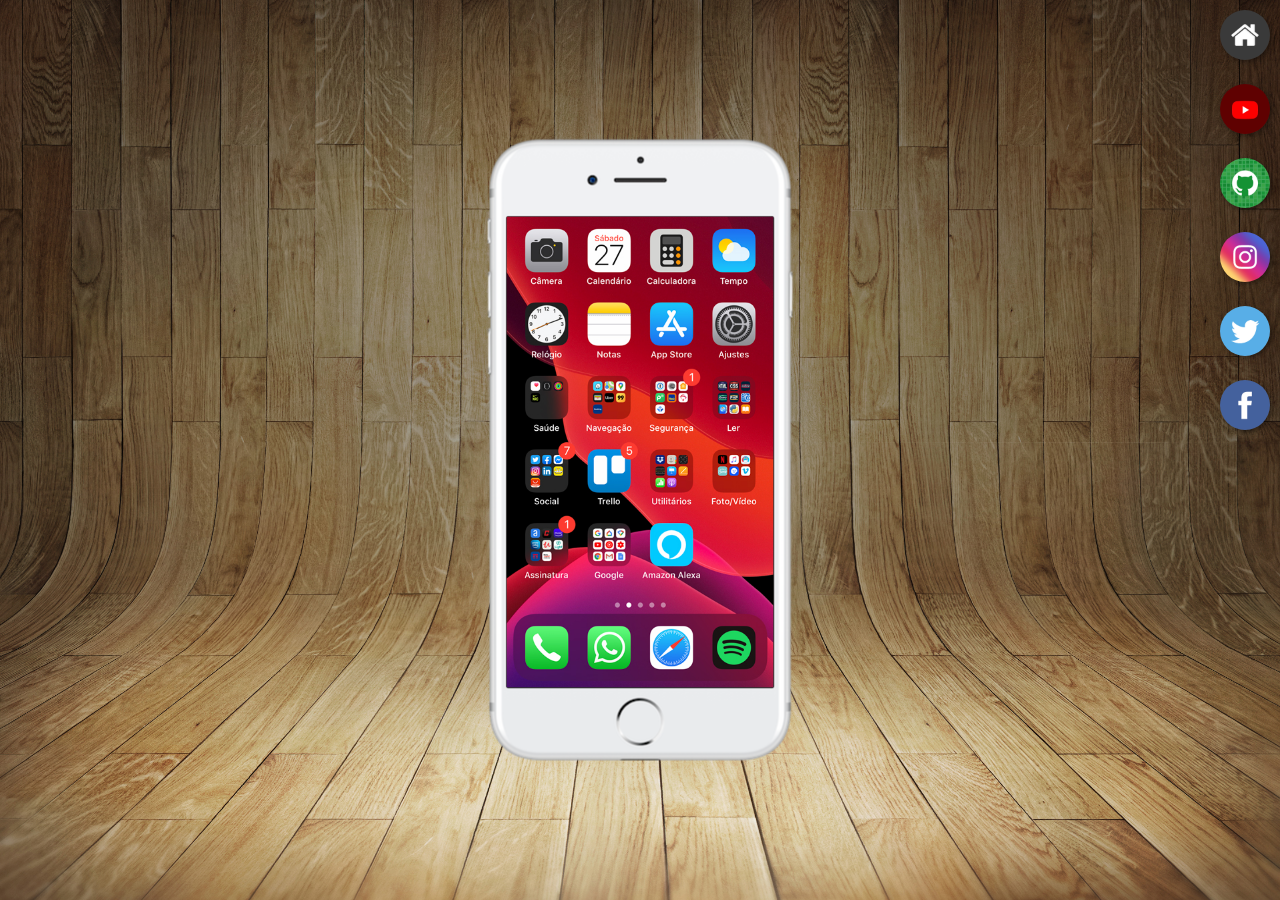
<file: index.html>
<!DOCTYPE html>
<html lang="pt-br">
<head>
    <meta charset="UTF-8">
    <meta name="viewport" content="width=device-width, initial-scale=1.0">
    <link rel="shortcut icon" href="favicon.ico" type="image/x-icon">
    <link rel="stylesheet" href="estilos/style.css">
    <title>Projeto Redes Sociais</title>
</head>
<body>
    <main>
        <section id="telefone">
            <iframe src="home.html" name="tela" id="tela" frameborder="0">
                Seu navegador não é compatível com isso
            </iframe>
        </section>
        <section id="redes-sociais">
            <a href="home.html" target="tela"> <img src="imagens/logo-home.jpg" alt="Home"></a> <br>
            <a href="youtube.html" target="tela"> <img src="imagens/logo-youtube.jpg" alt="YouTube"></a> <br>
            <a href="github.html" target="tela"> <img src="imagens/logo-github.jpg" alt="GitHub"></a> <br>
            <a href="instagram.html" target="tela"> <img src="imagens/logo-instagram.jpg" alt=""></a> <br>
            <a href="twitter.html" target="tela"> <img src="imagens/logo-twitter.jpg" alt=""></a> <br>
            <a href="facebook.html" target="tela"> <img src="imagens/logo-facebook.jpg" alt=""></a>
        </section>
    </main>
</body>
</html>
</file>
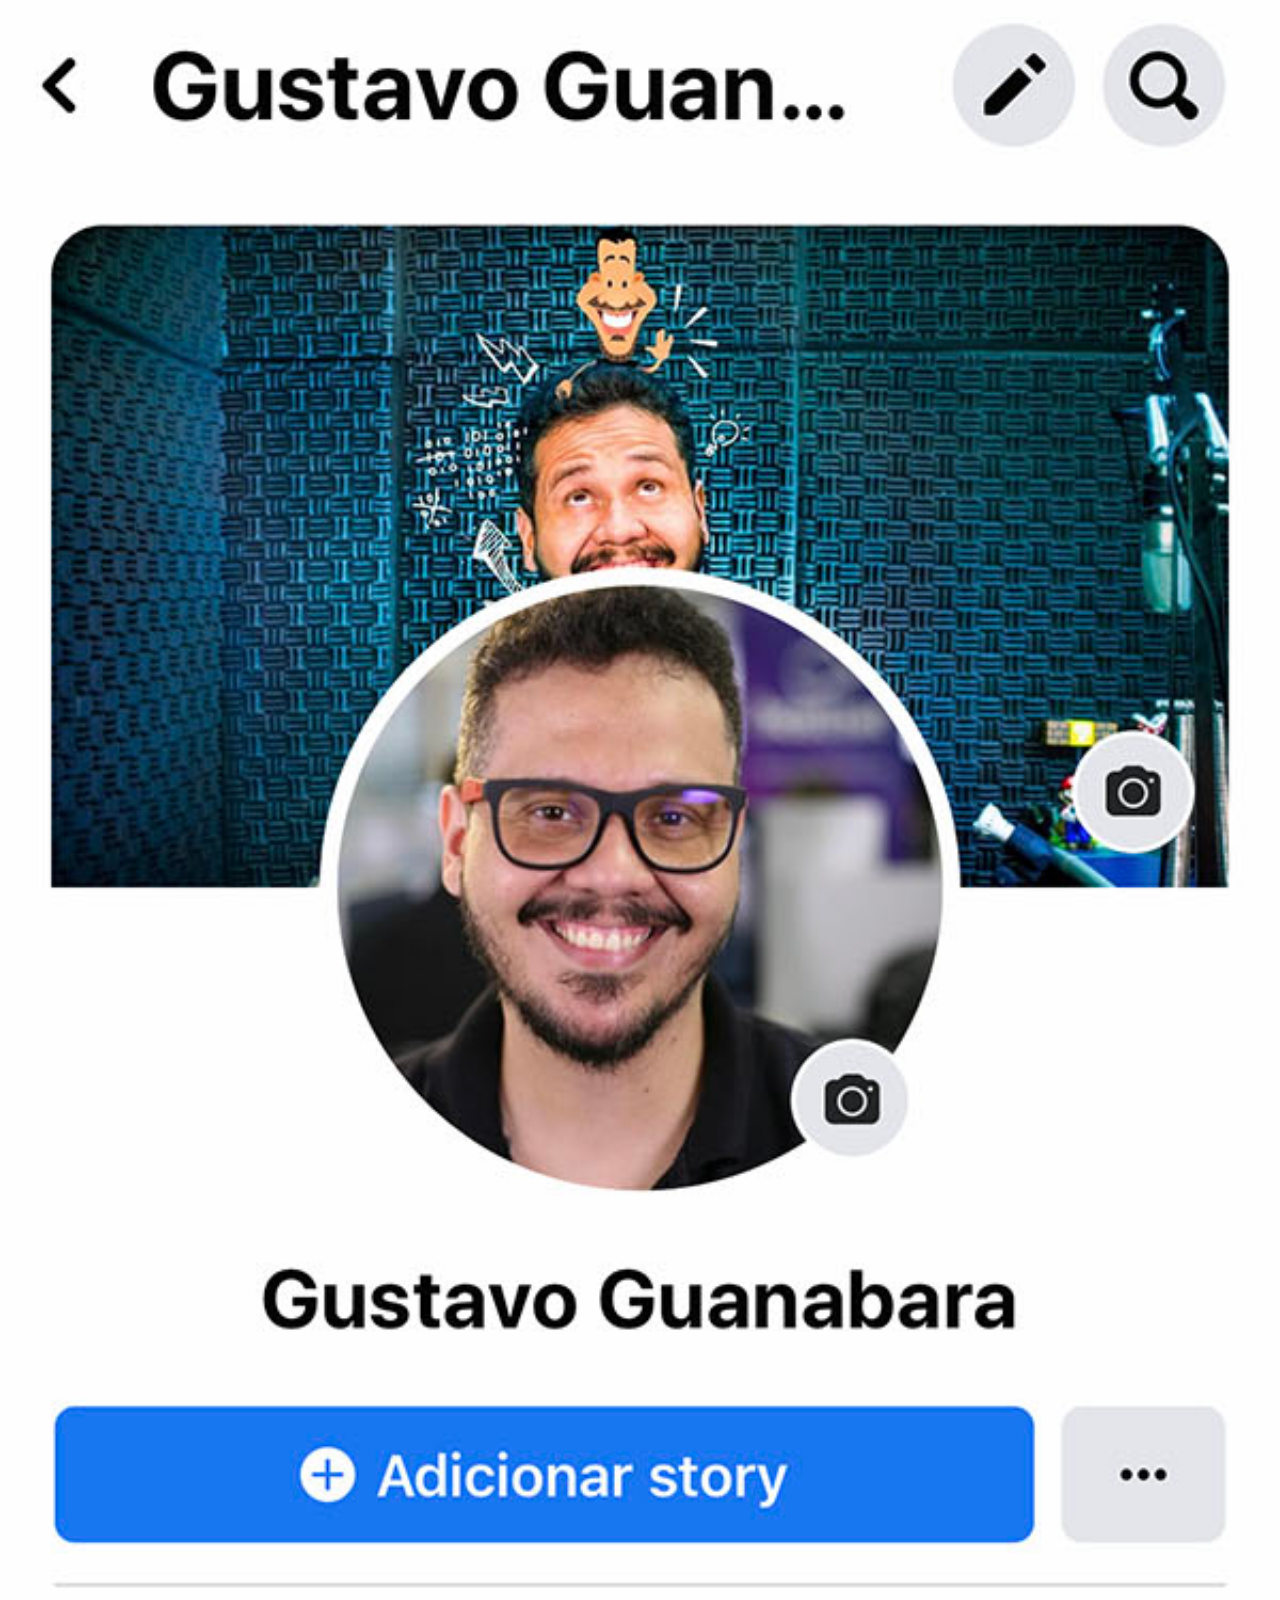
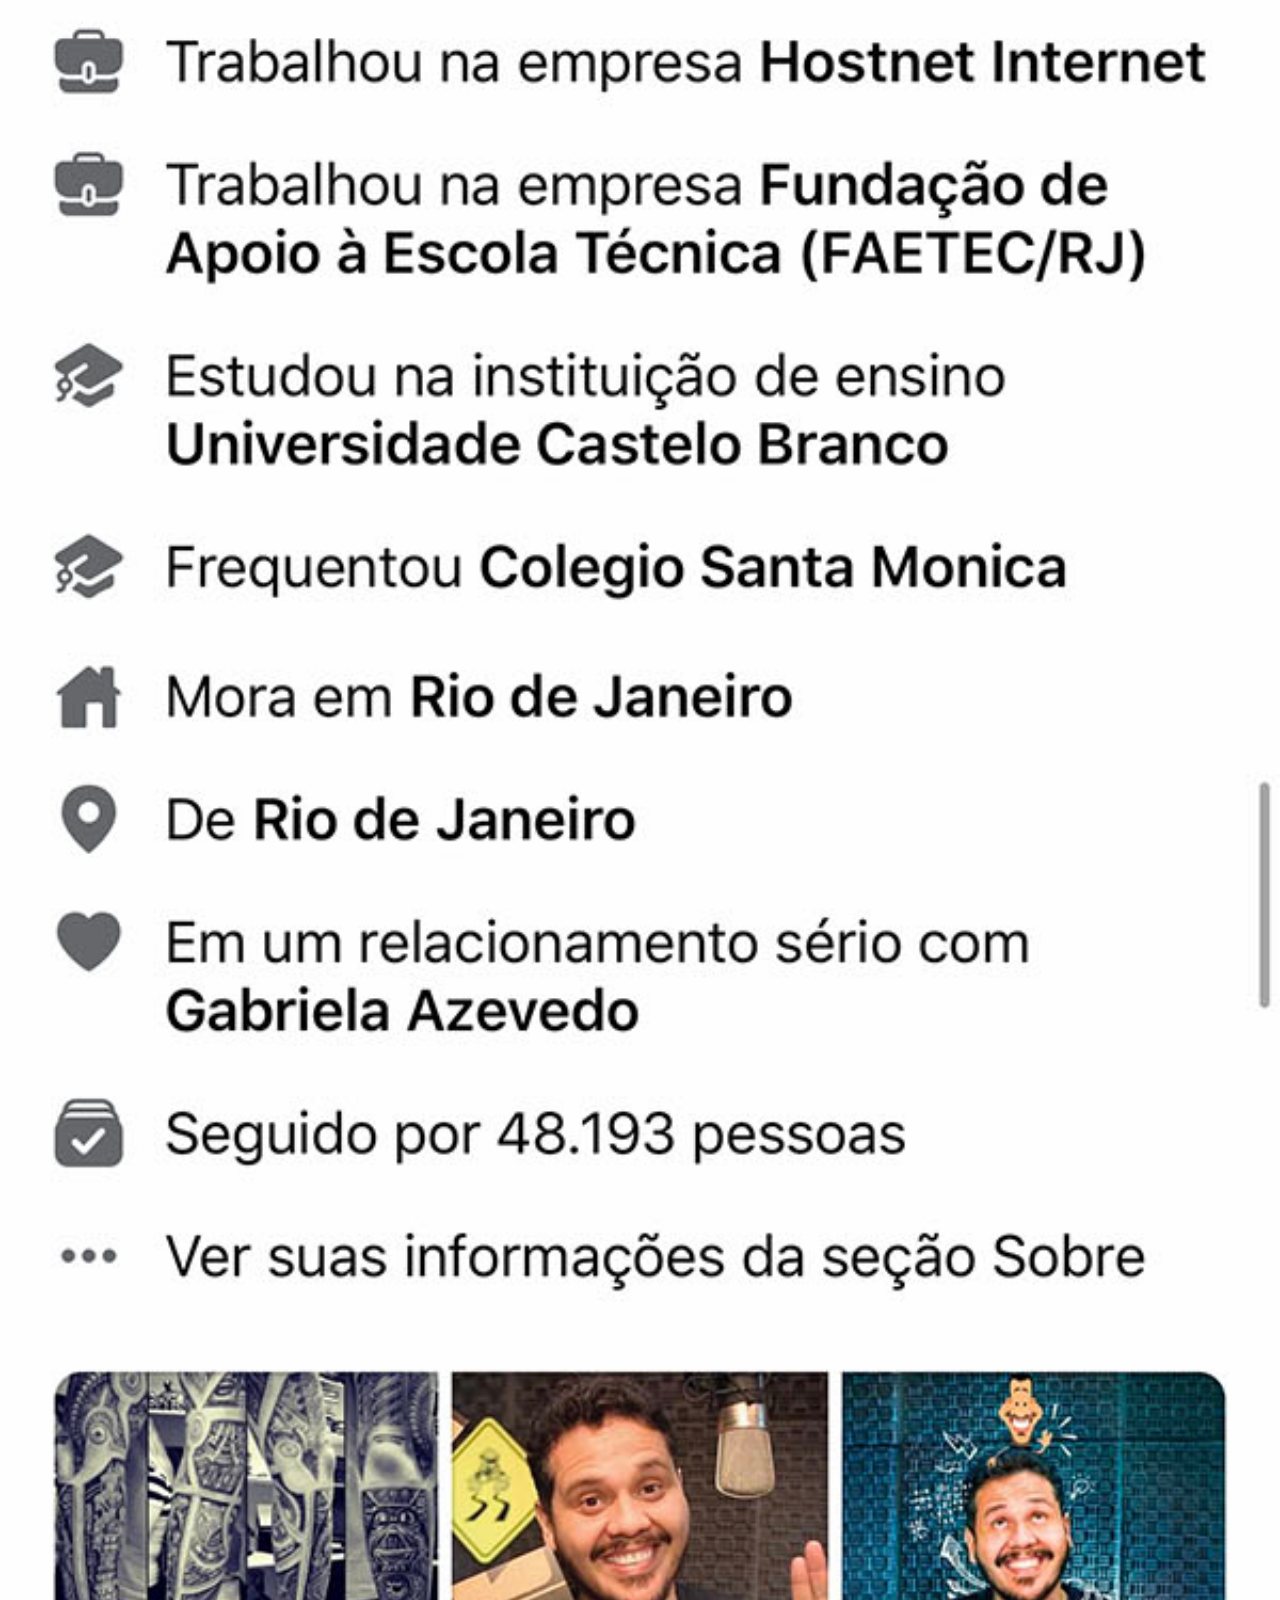
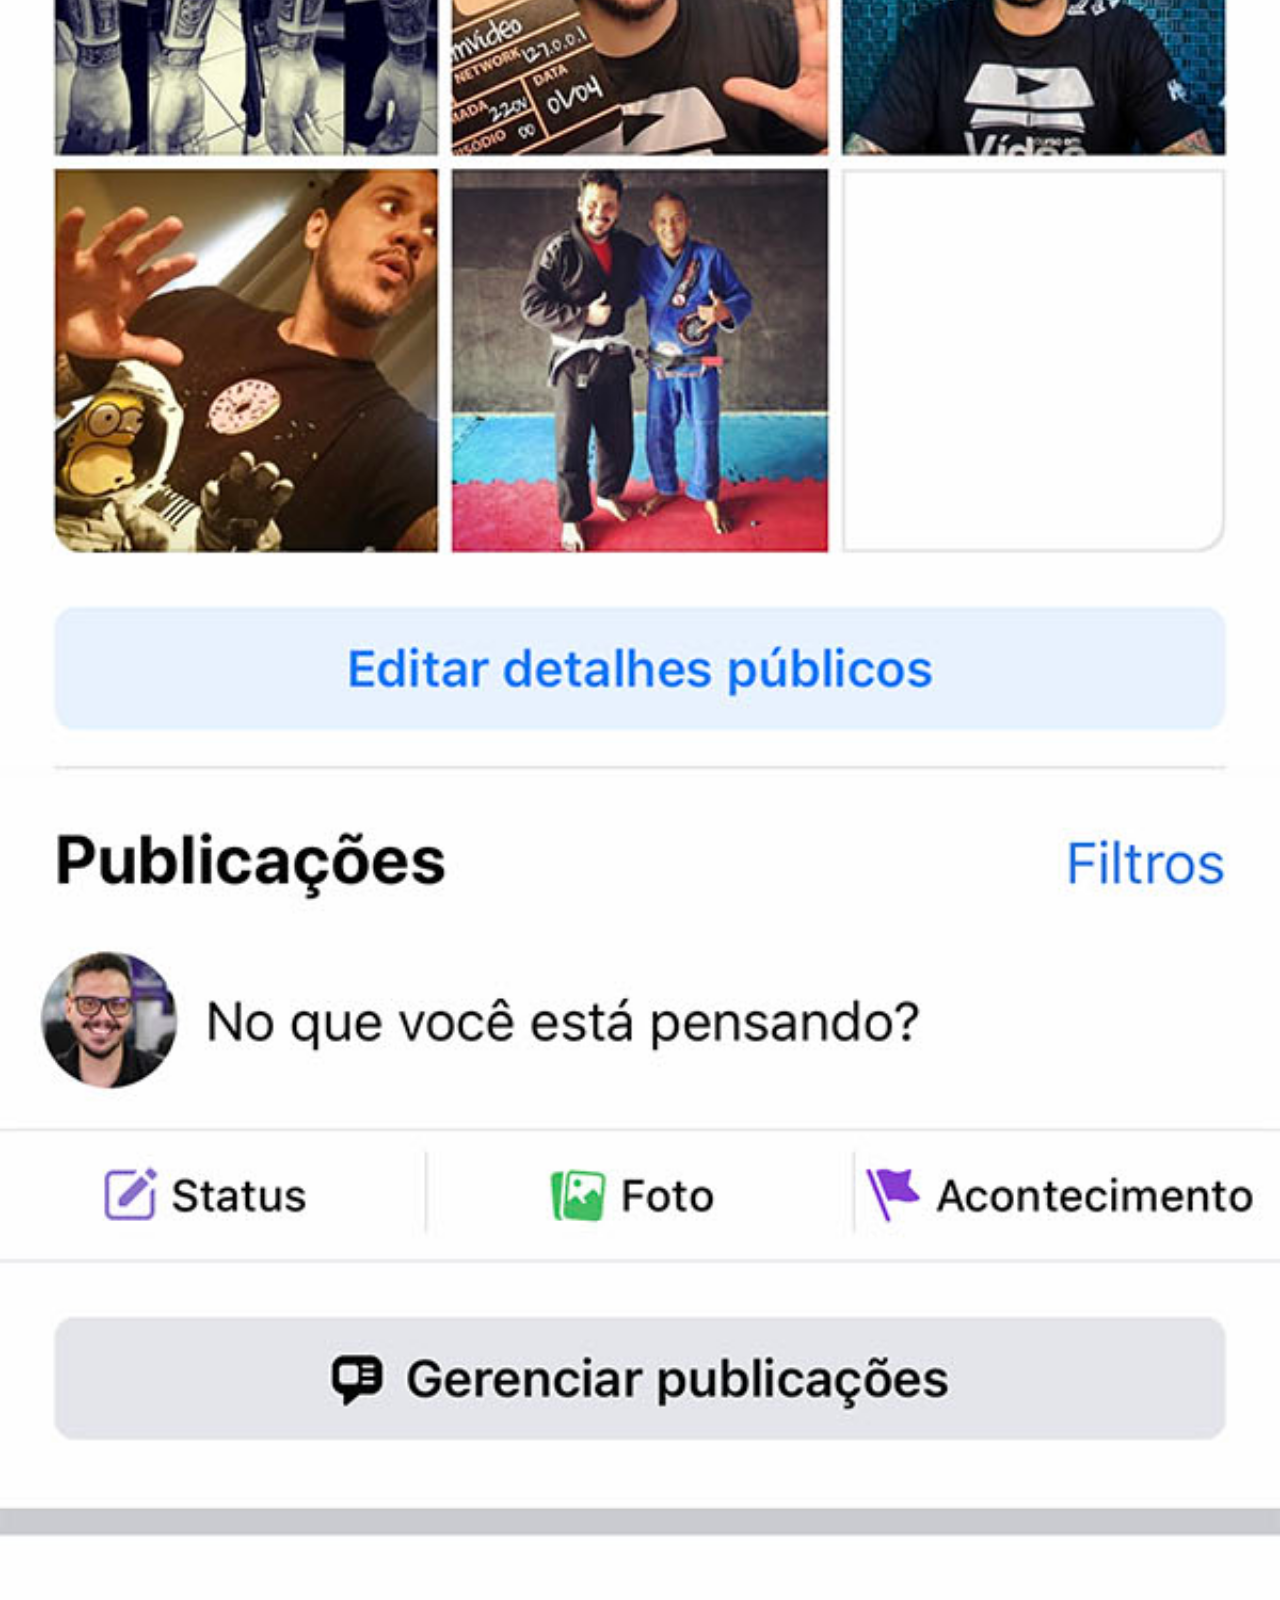
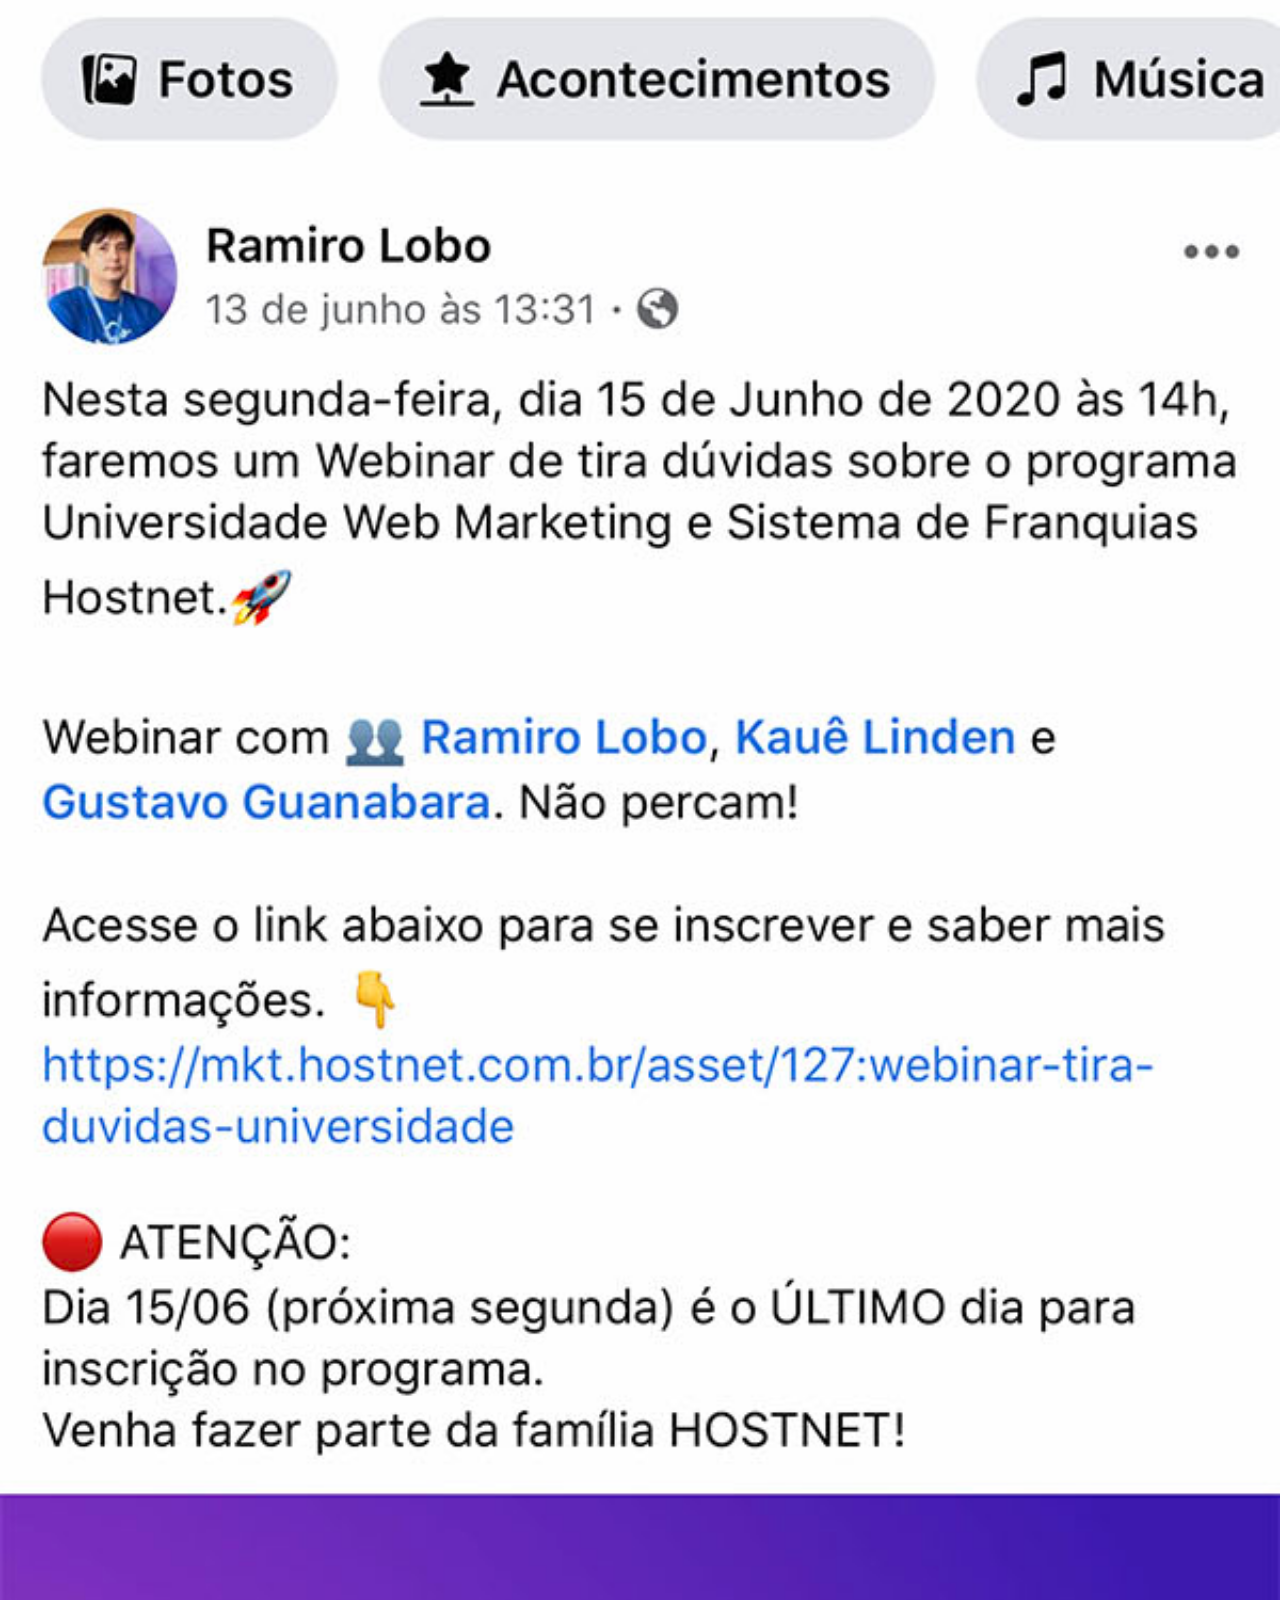
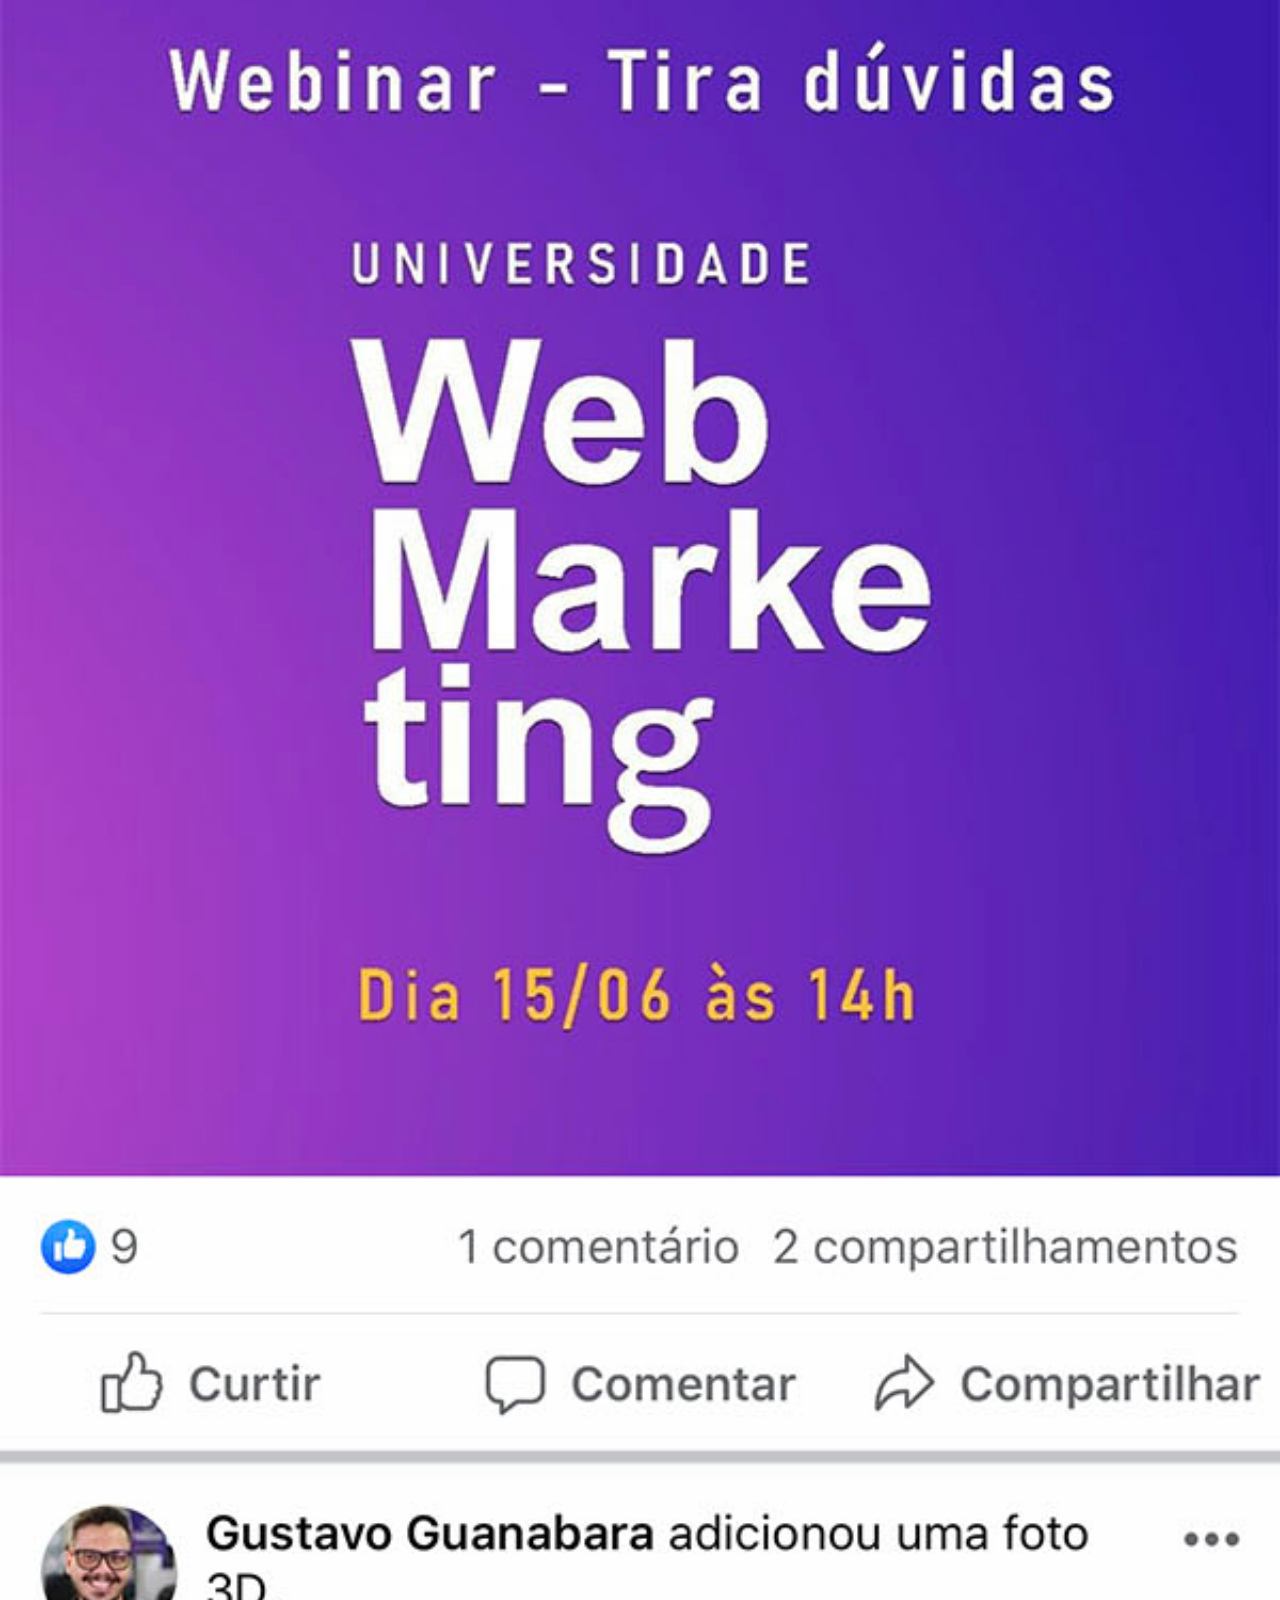
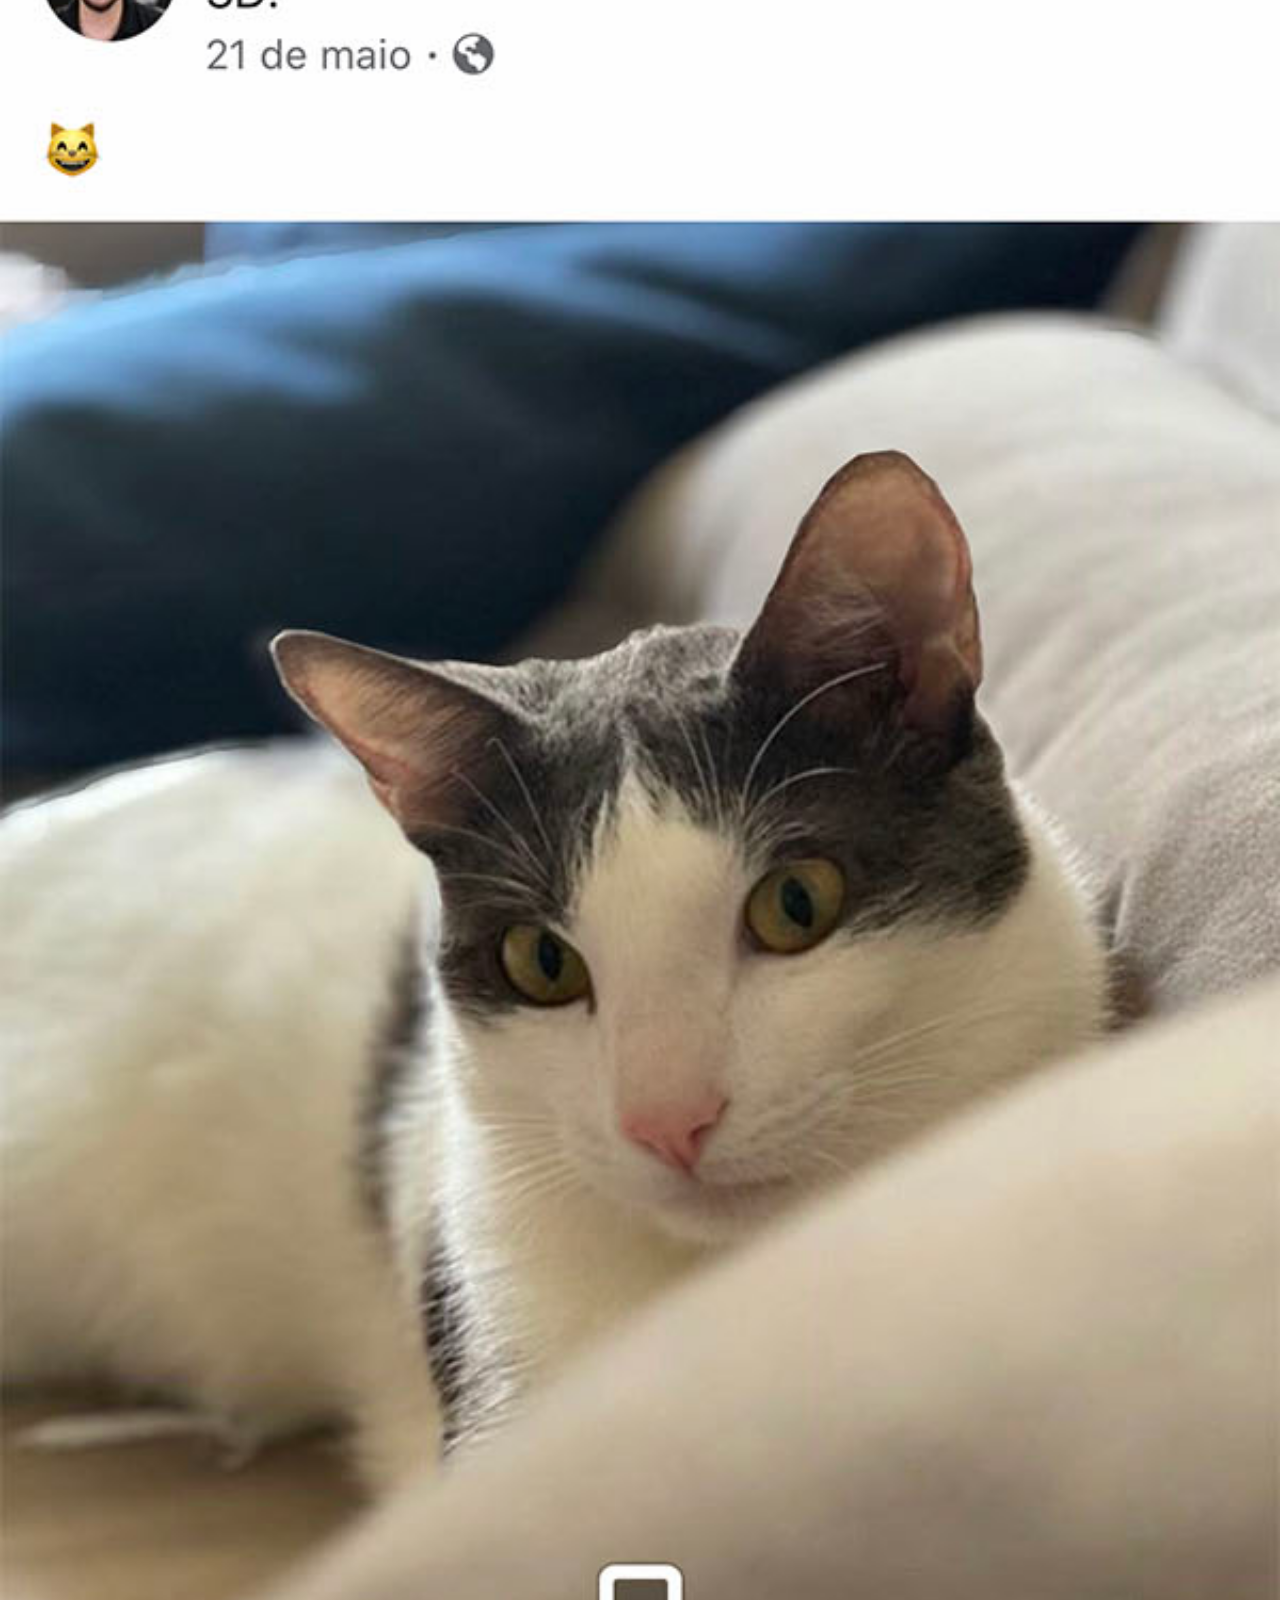
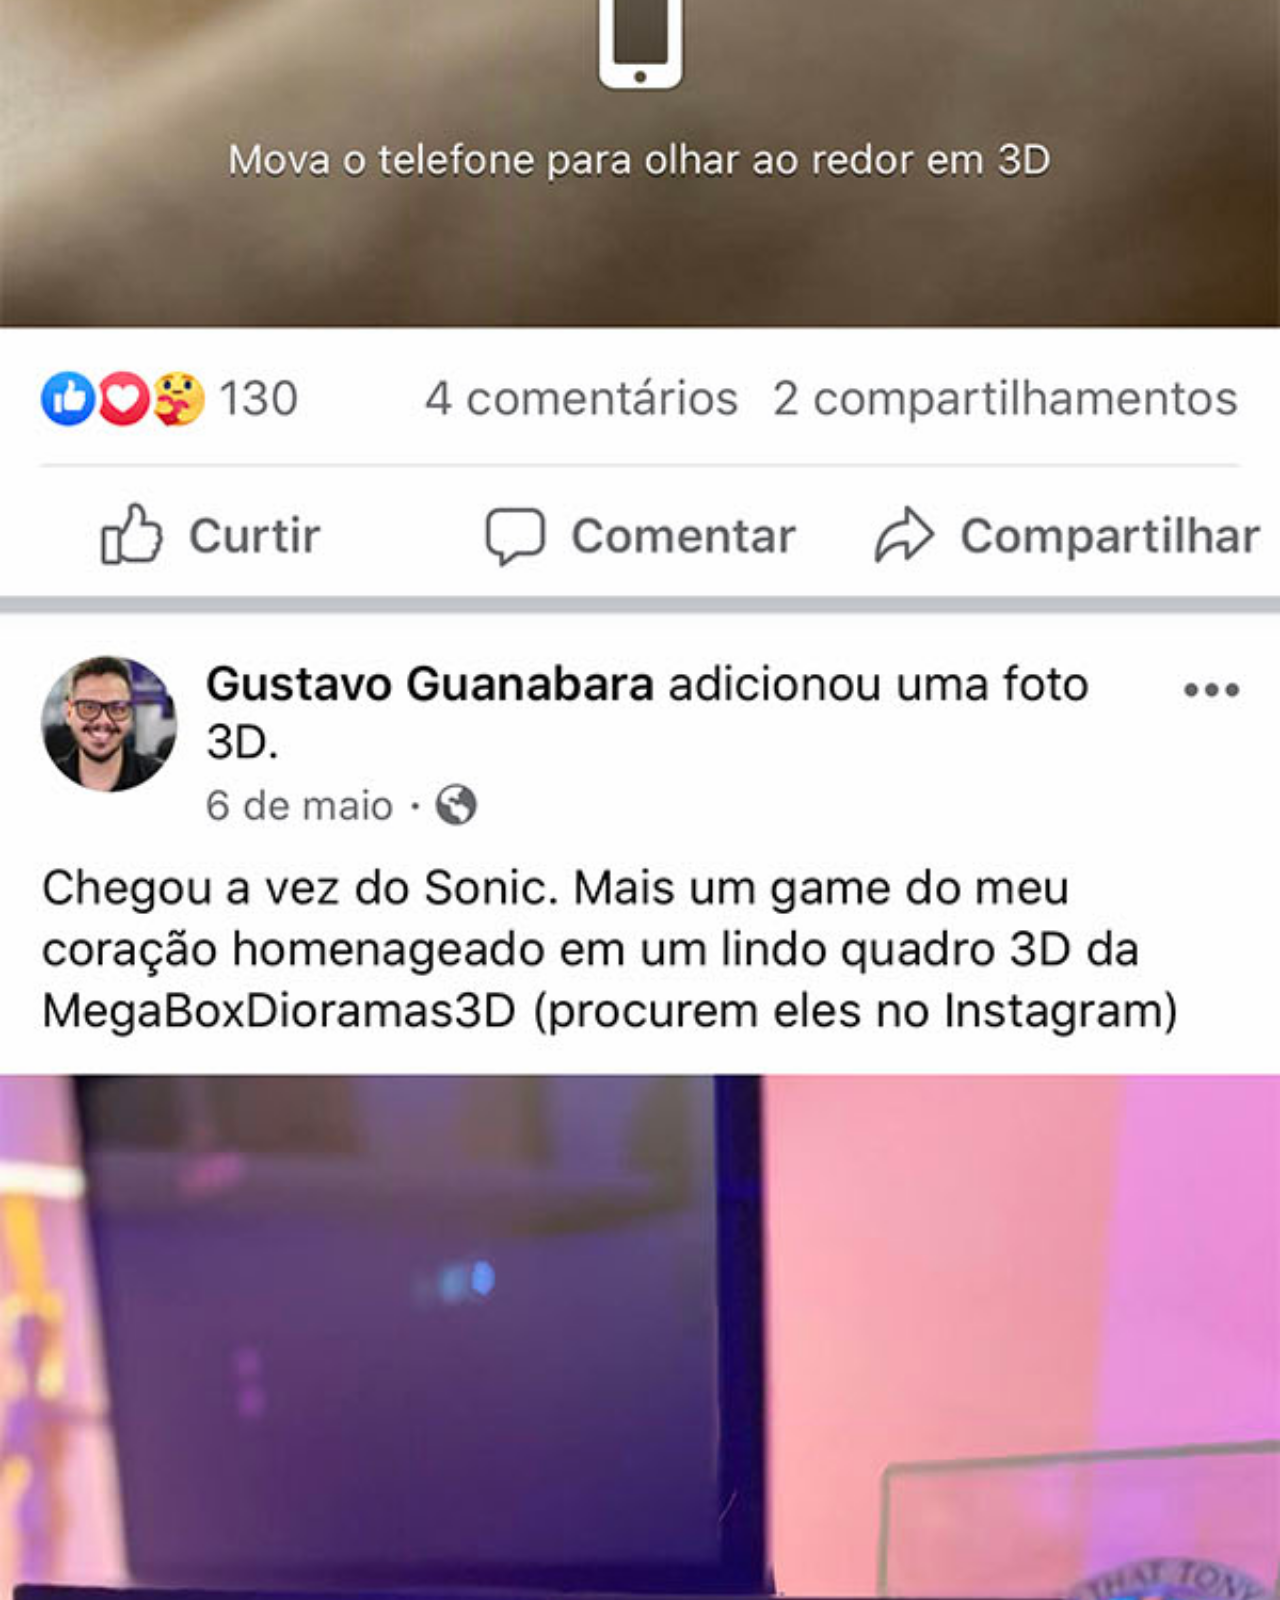
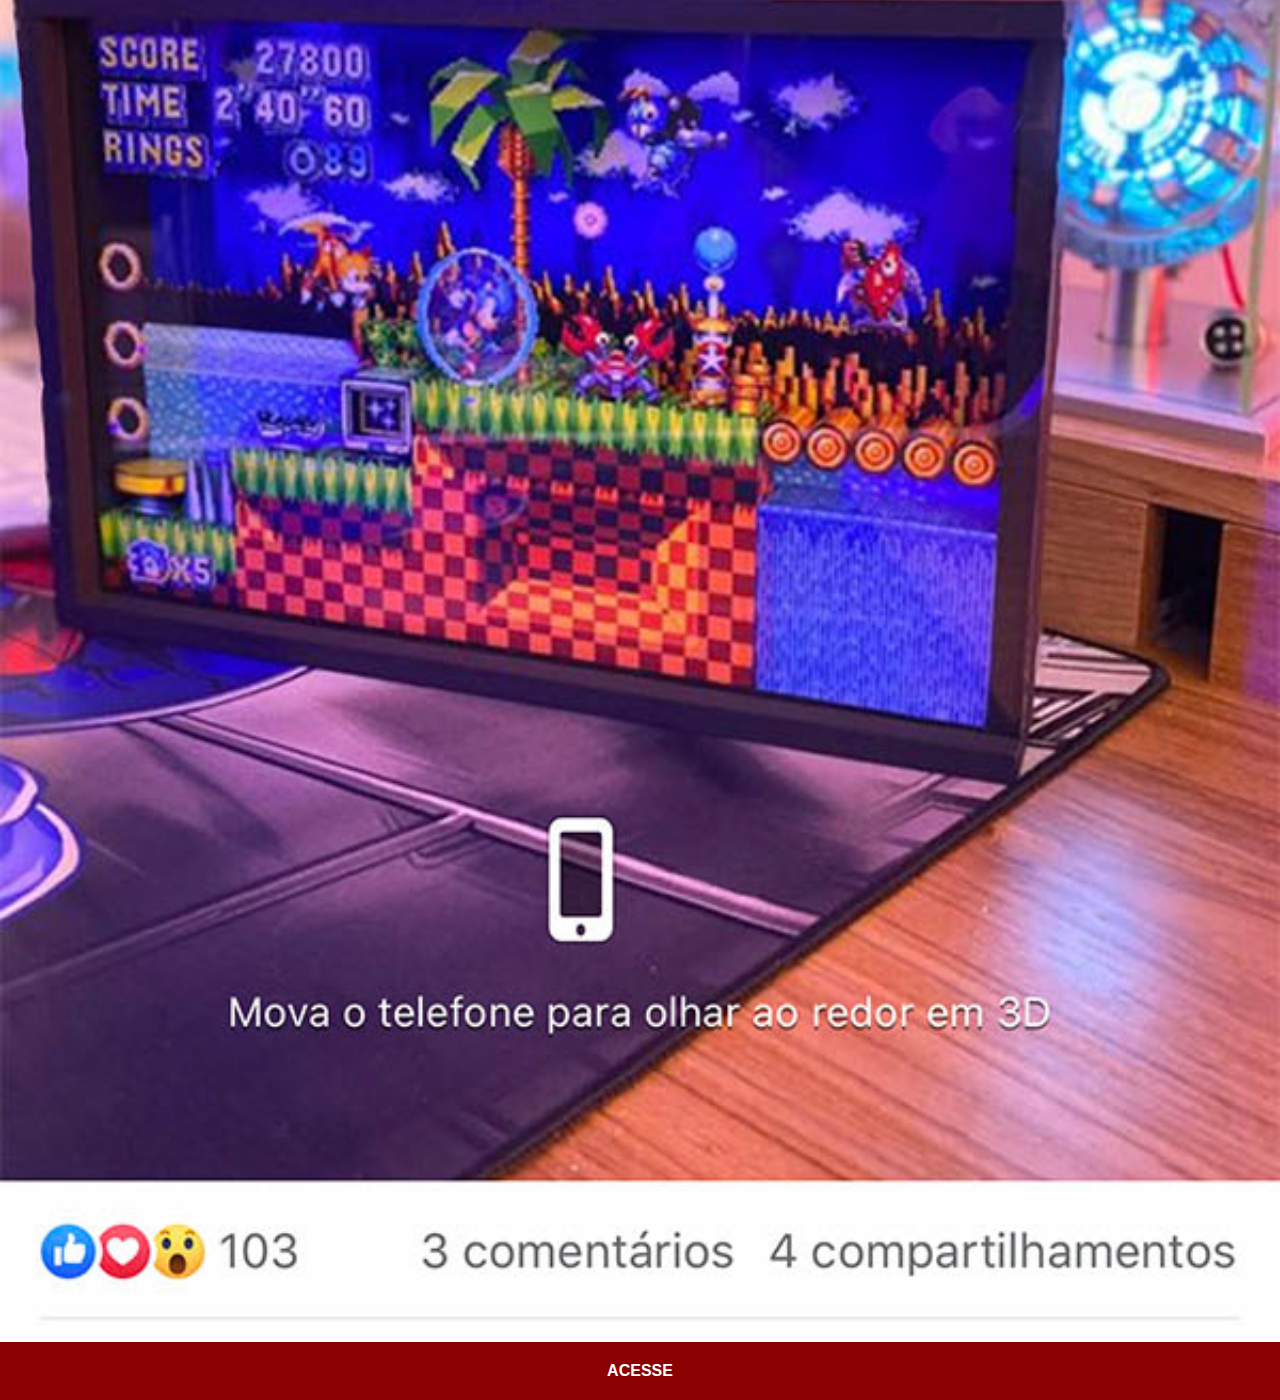
<file: facebook.html>
<!DOCTYPE html>
<html lang="pt-br">
<head>
    <meta charset="UTF-8">
    <meta name="viewport" content="width=device-width, initial-scale=1.0">
    <title>Faceboo</title>
    <link rel="stylesheet" href="estilos/social.css">
</head>
<body>
    <img src="imagens/tela-facebook.jpg" alt="Facebook">
    <a href="https://www.facebook.com/gustavoguanabara/" target="_blank">ACESSE</a>
</body>
</html>
</file>
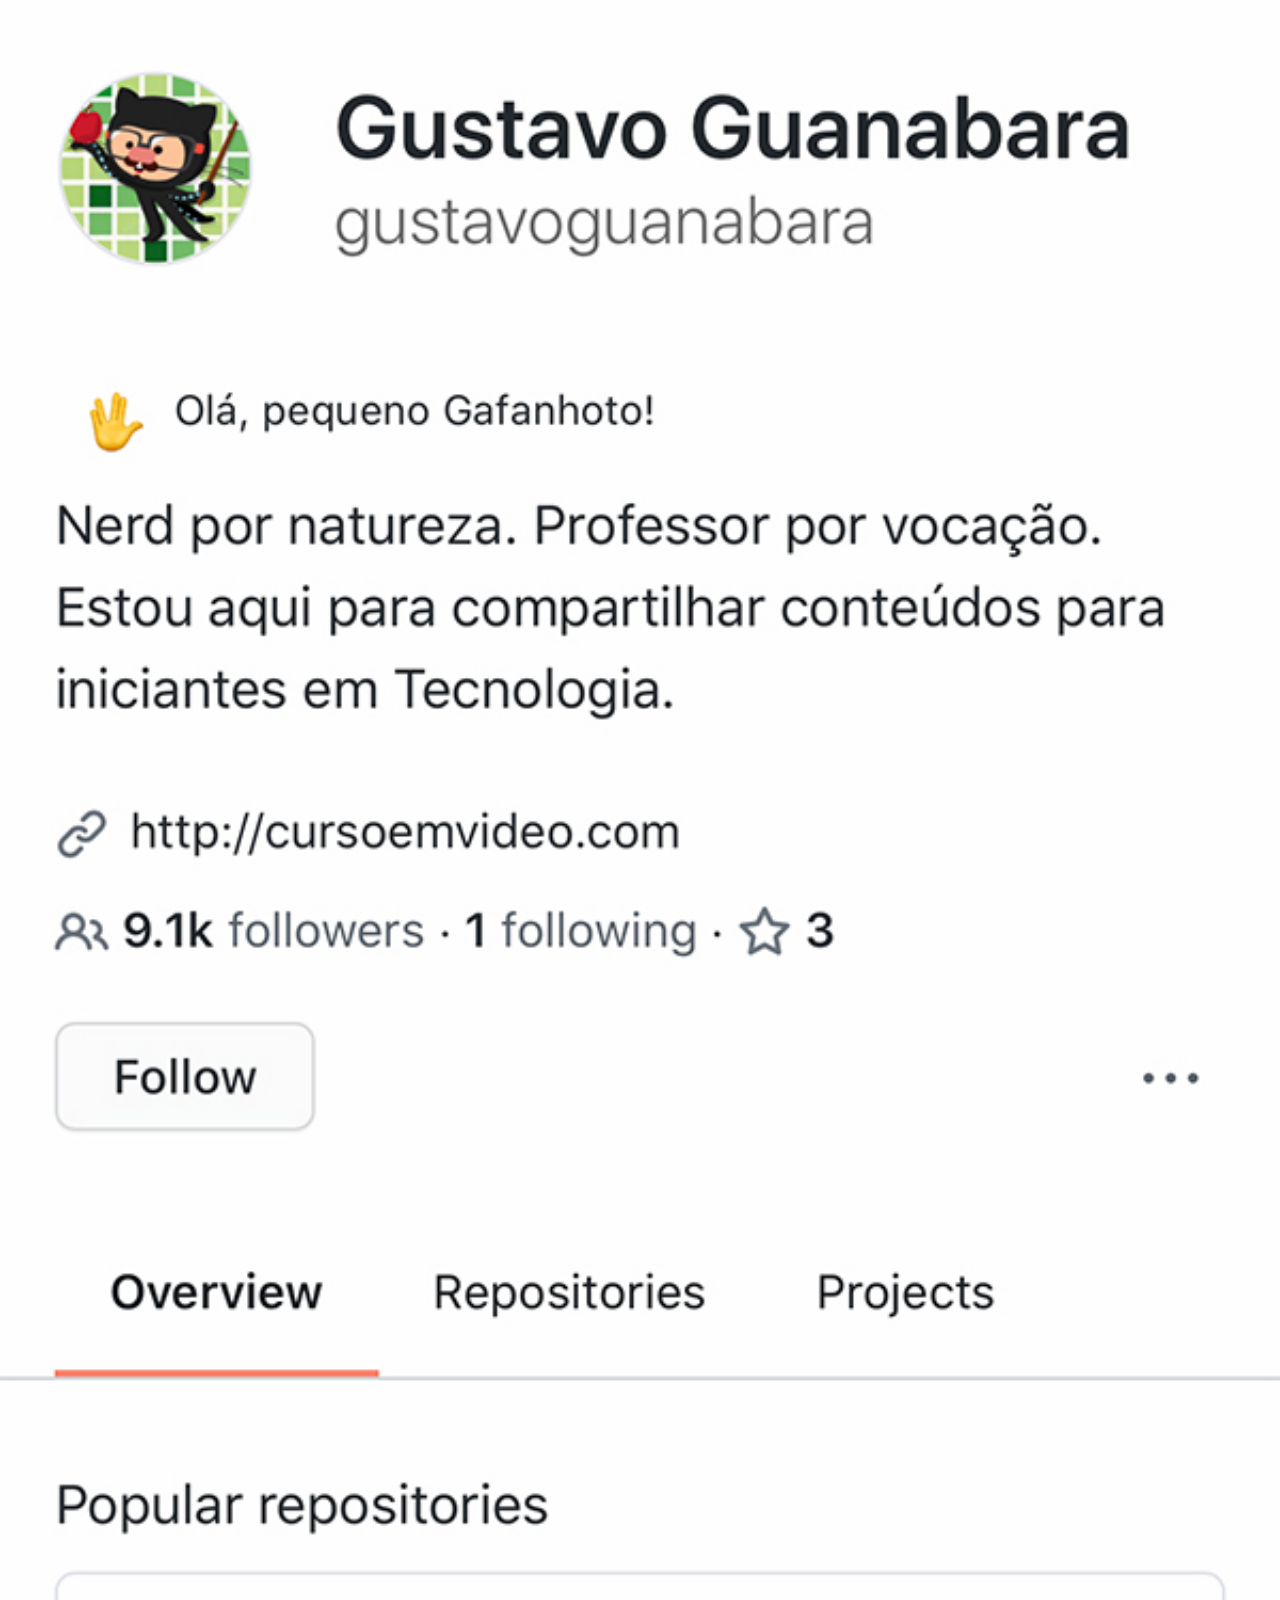
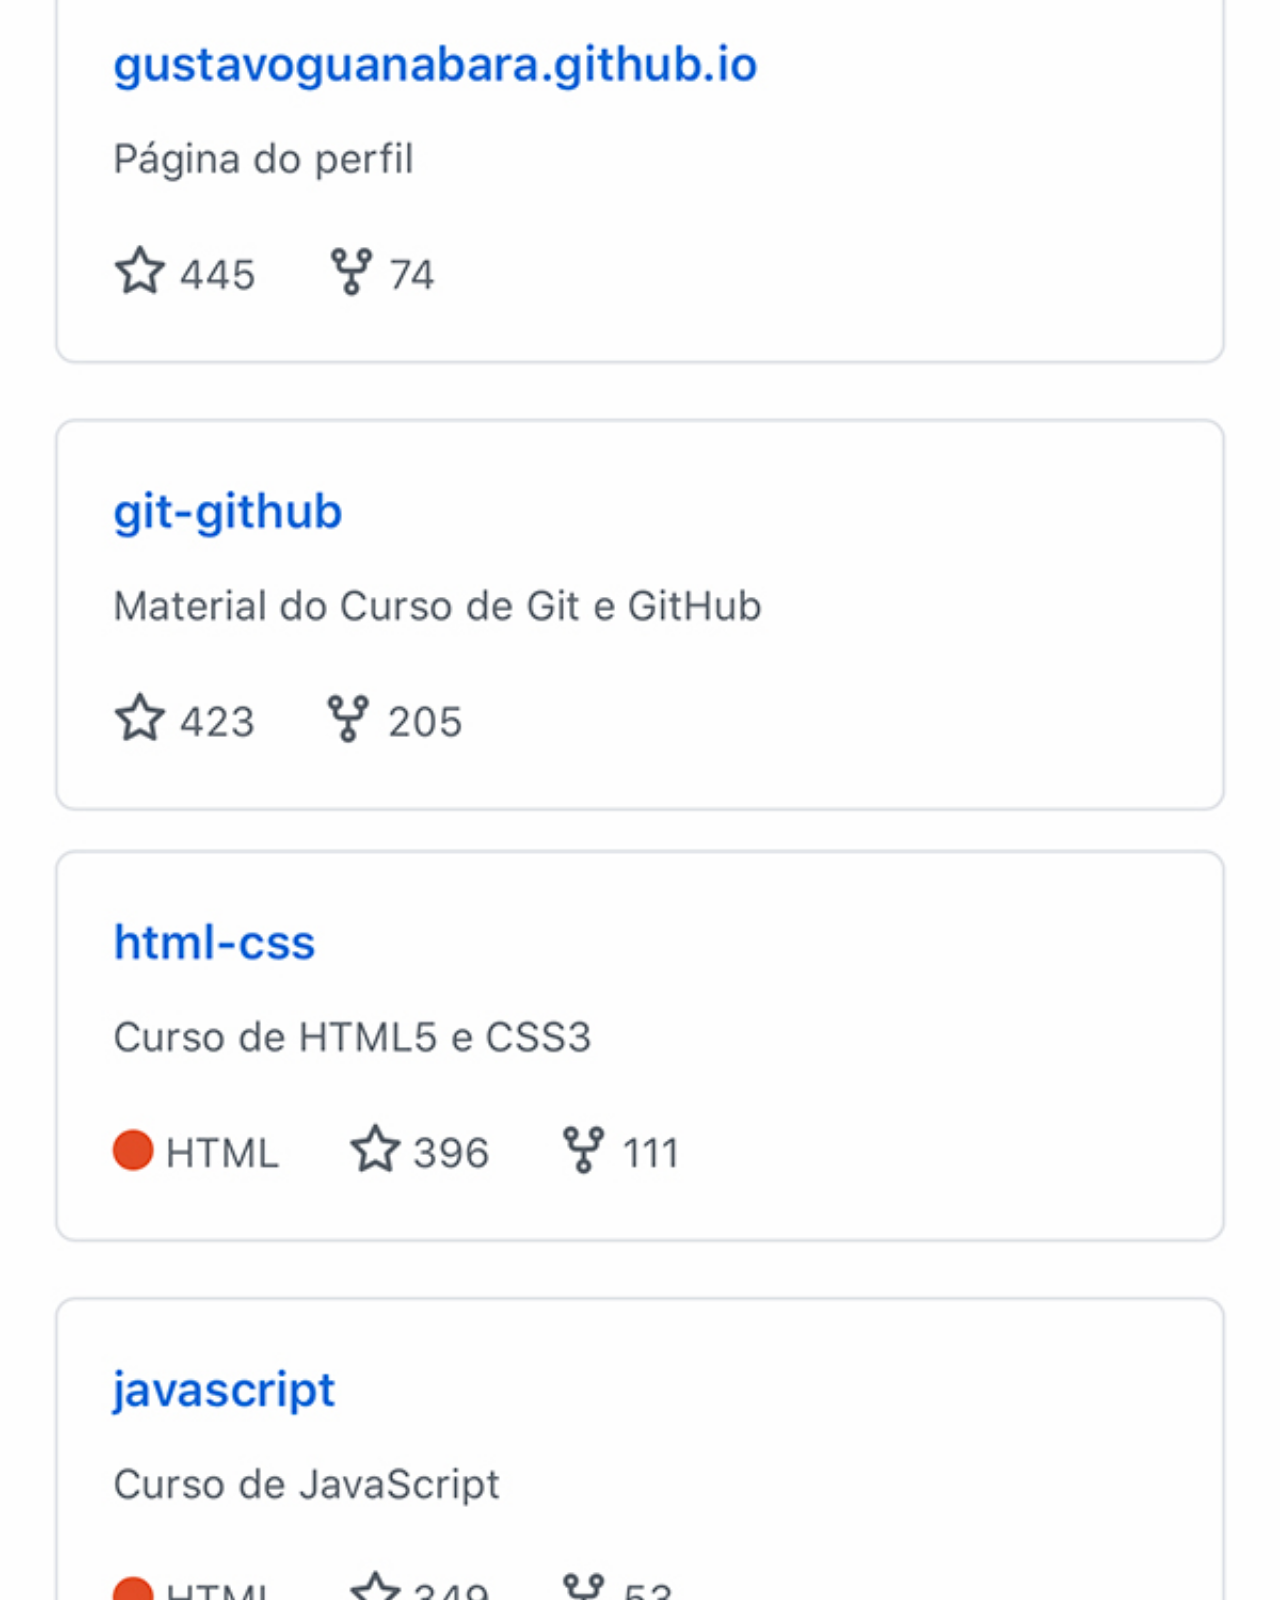
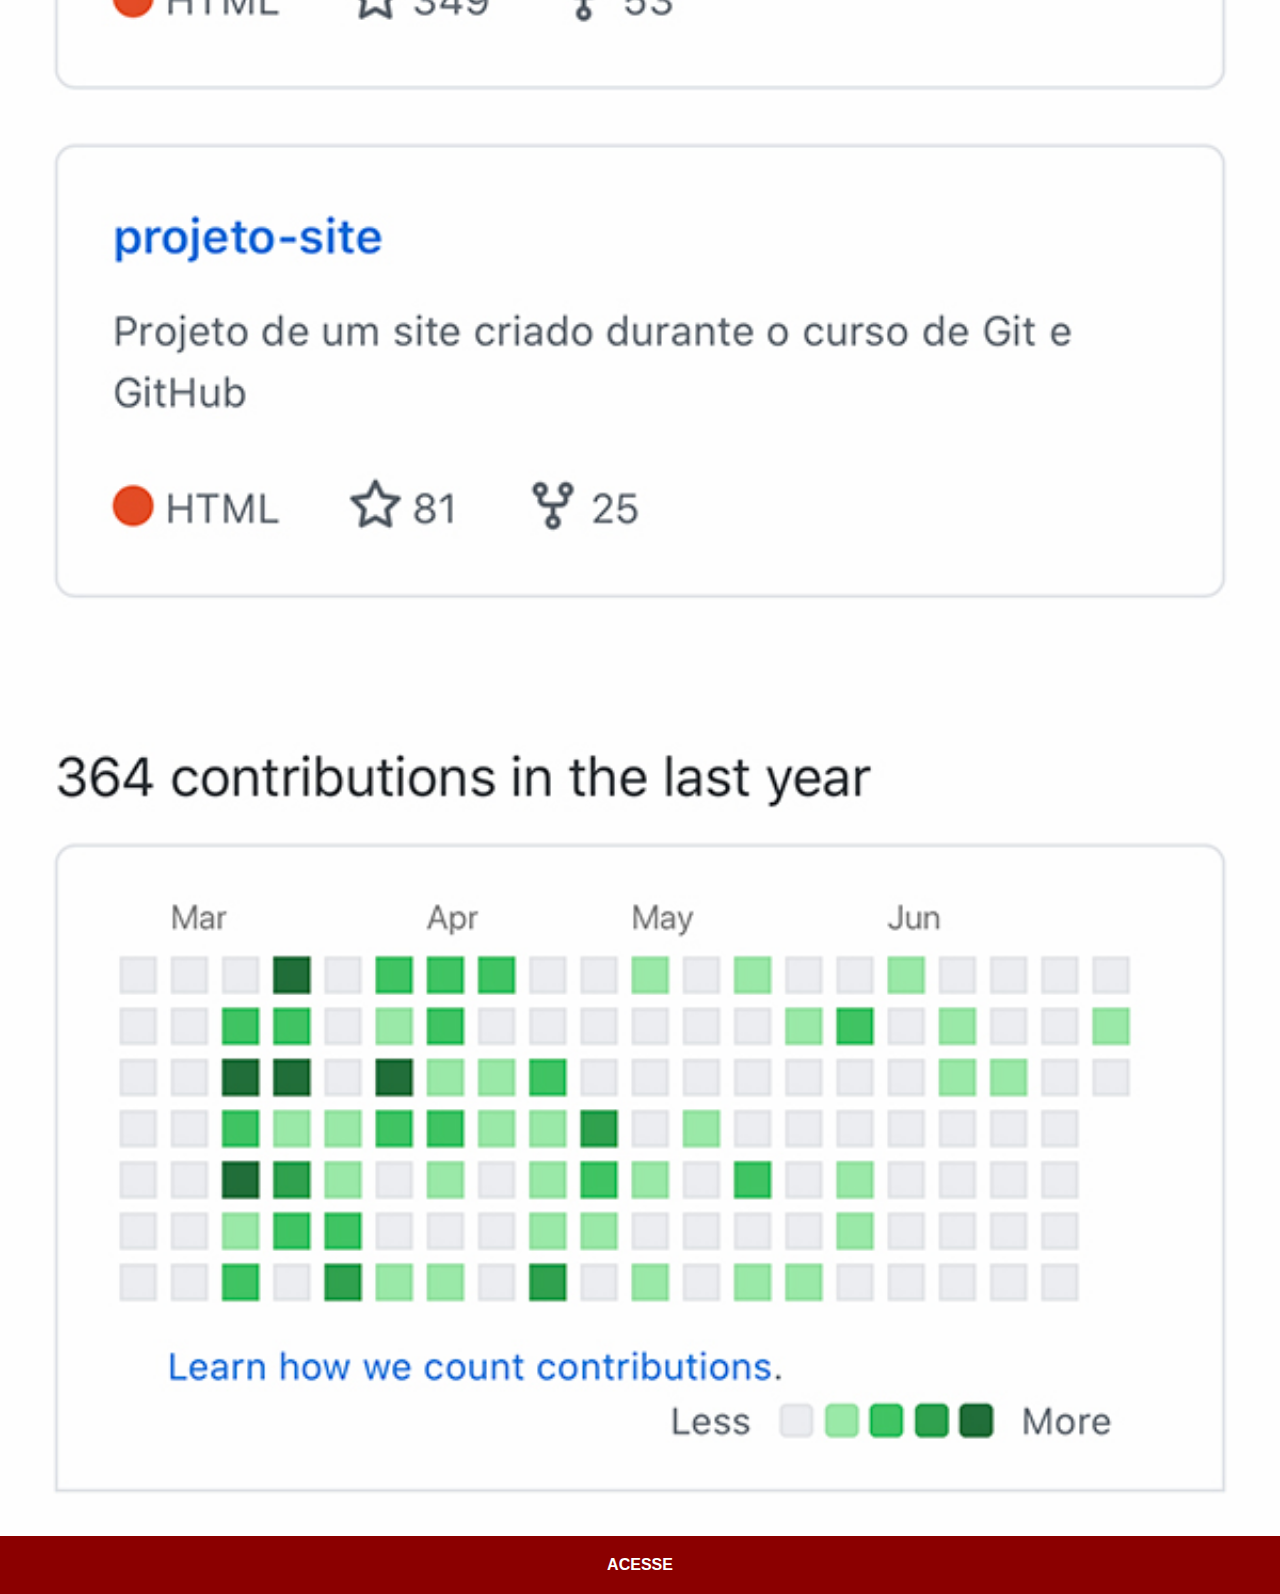
<file: github.html>
<!DOCTYPE html>
<html lang="pt-br">
<head>
    <meta charset="UTF-8">
    <meta name="viewport" content="width=device-width, initial-scale=1.0">
    <title>GitHub</title>
    <link rel="stylesheet" href="estilos/social.css">
</head>
<body>
    <img src="imagens/tela-github.jpg" alt="GitHub">
    <a href="https://github.com/gustavoguanabara/" target="_blank">ACESSE</a>
</body>
</html>
</file>
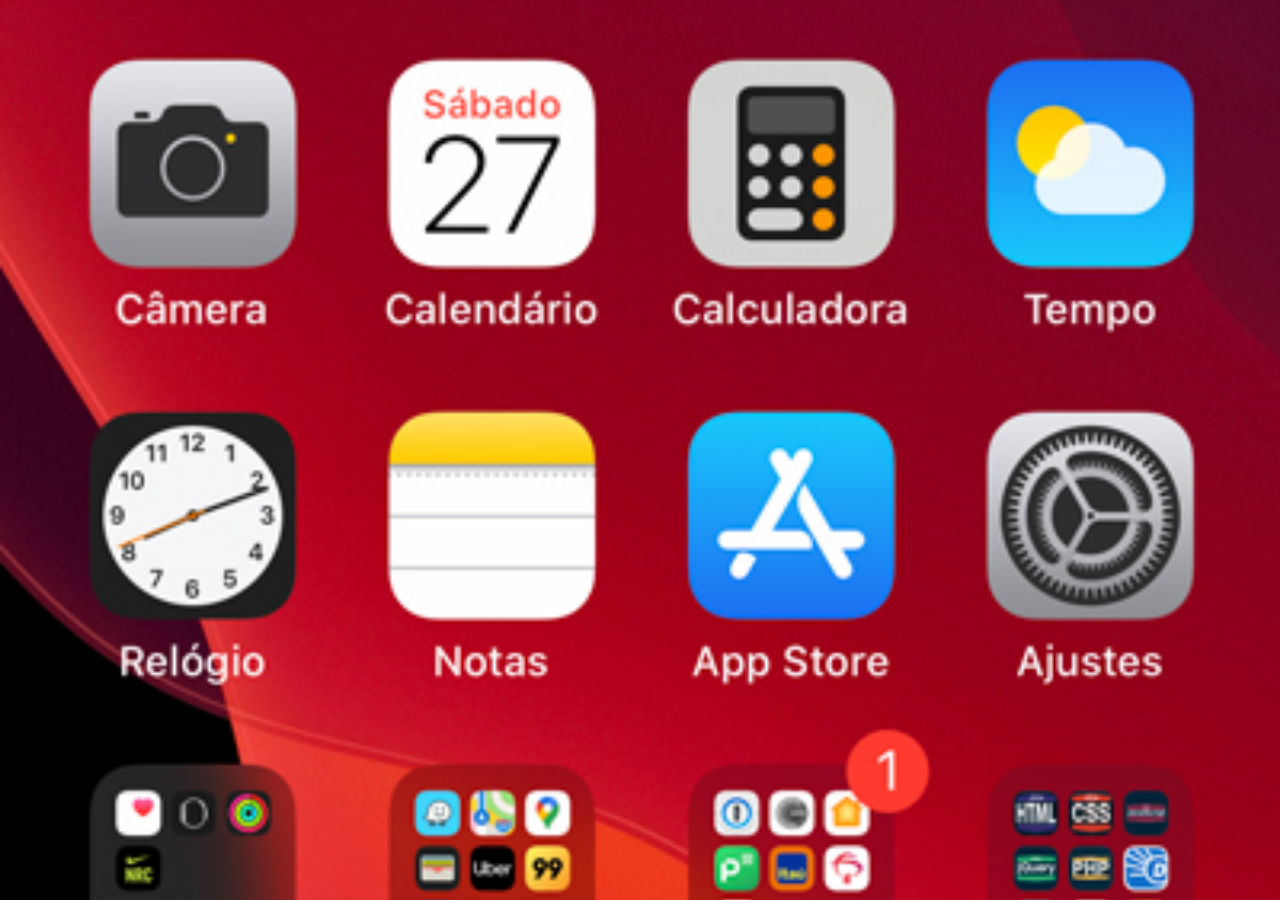
<file: home.html>
<!DOCTYPE html>
<html lang="pt-br">
<head>
    <meta charset="UTF-8">
    <meta name="viewport" content="width=device-width, initial-scale=1.0">
    <title>Home</title>
    <style>
        * {
            margin: 0px;
            padding: 0px;
        }

        body {
            width: 100vw;
            height: 100vh;
            background: black url(imagens/tela-home.jpg) no-repeat top center;
            background-size: cover;
        }
    </style>
</head>
<body>
    
</body>
</html>
</file>
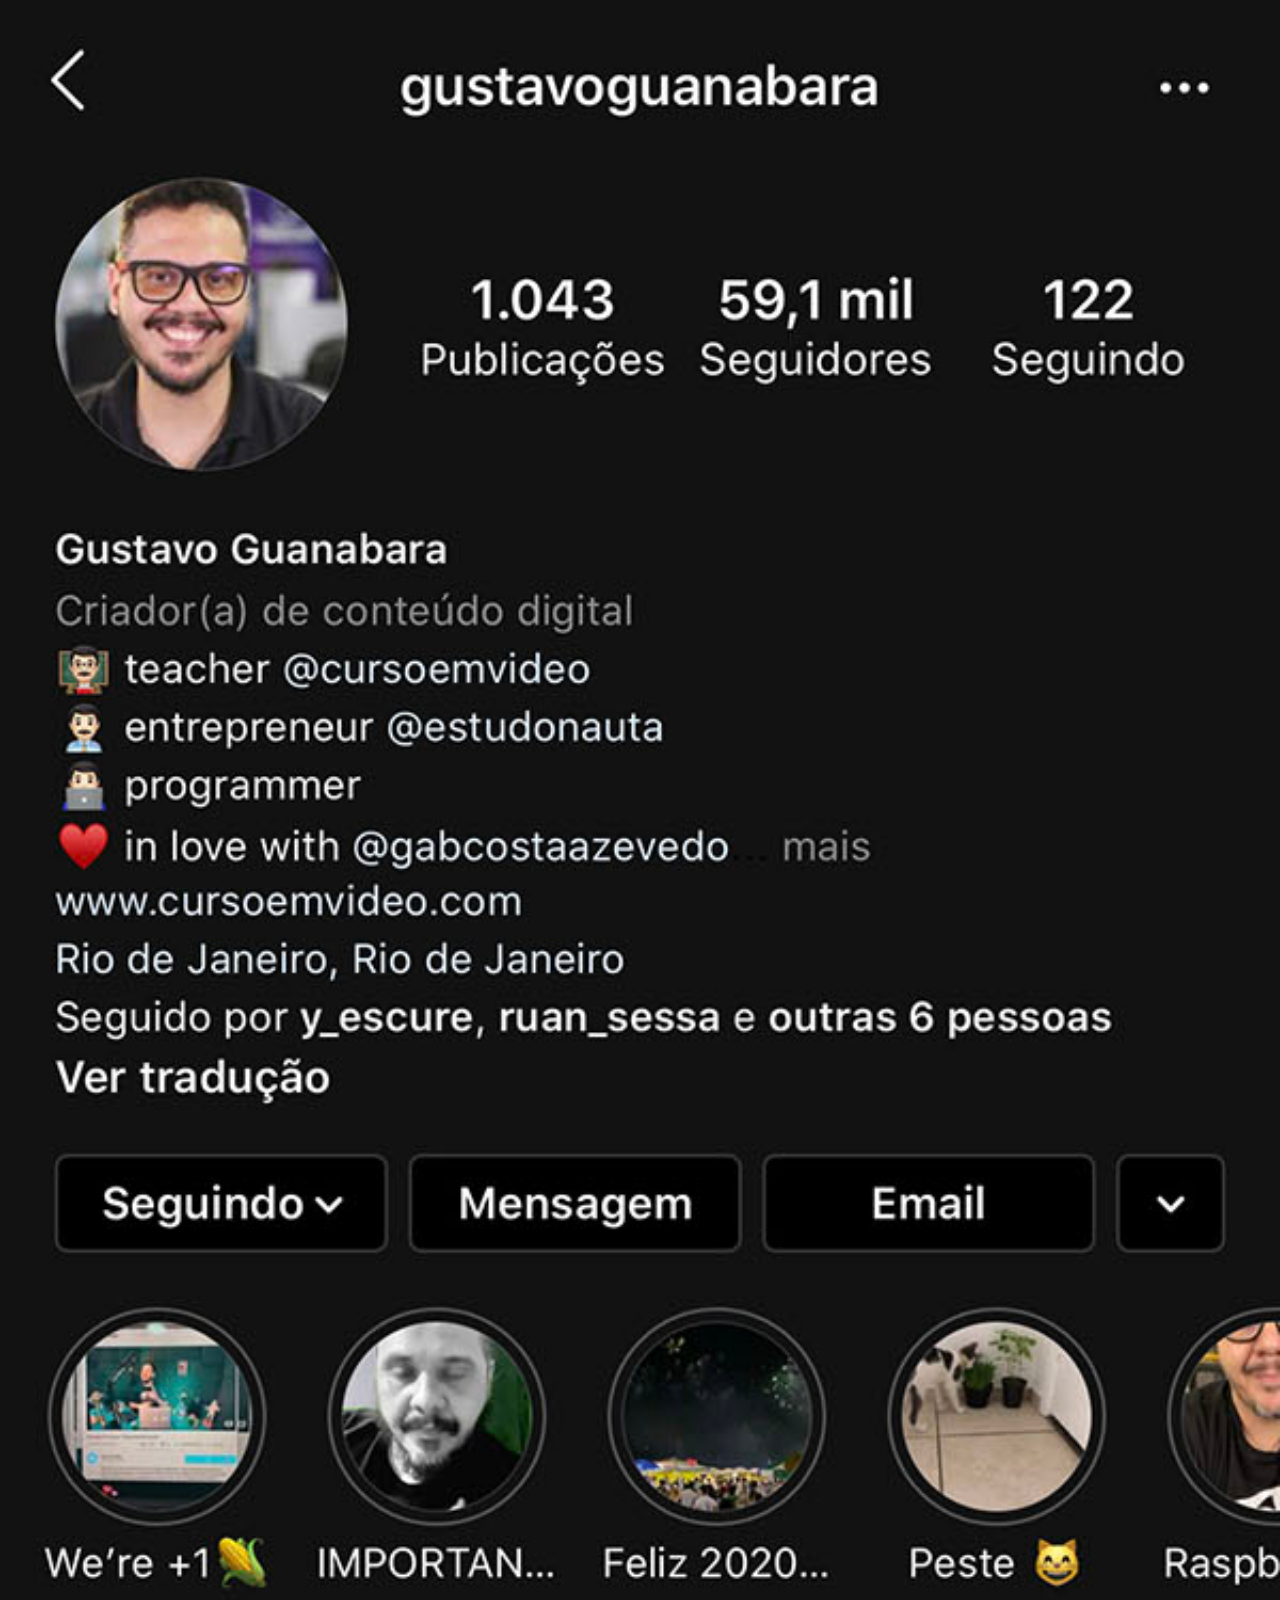
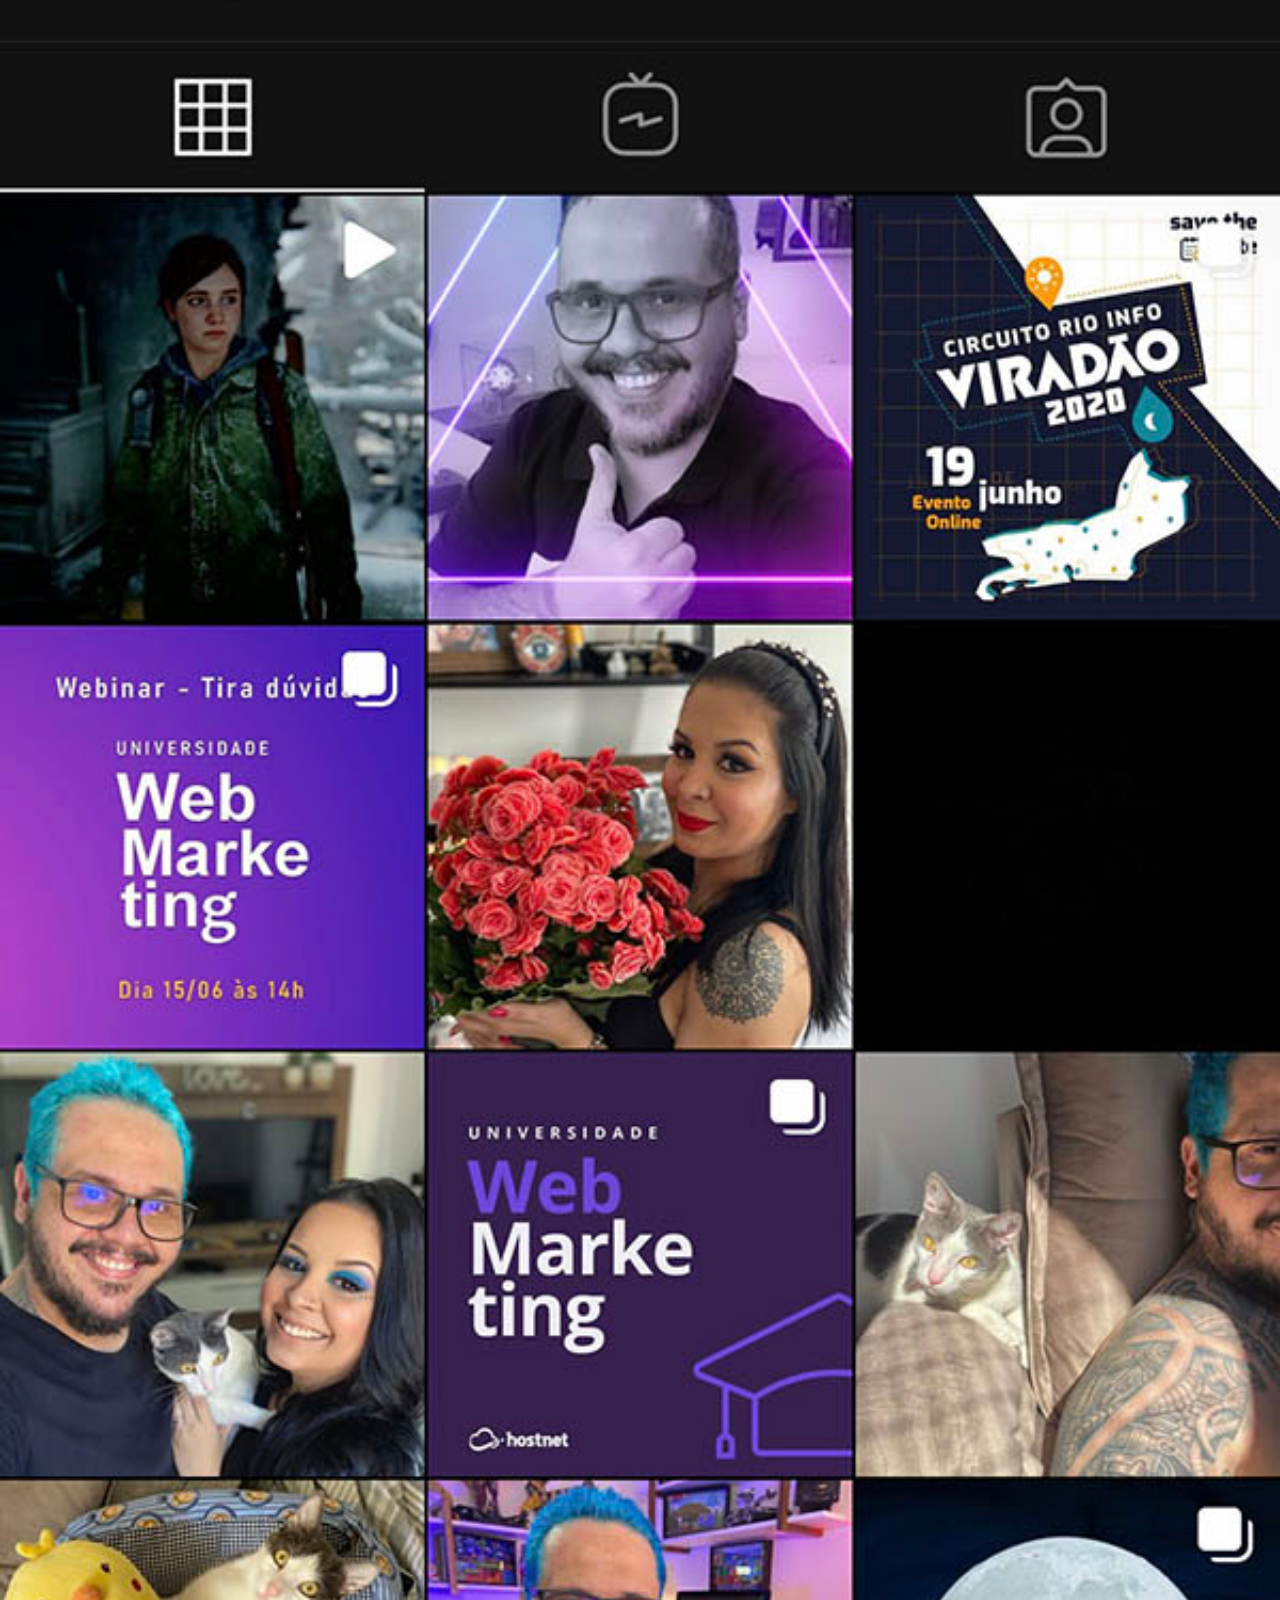
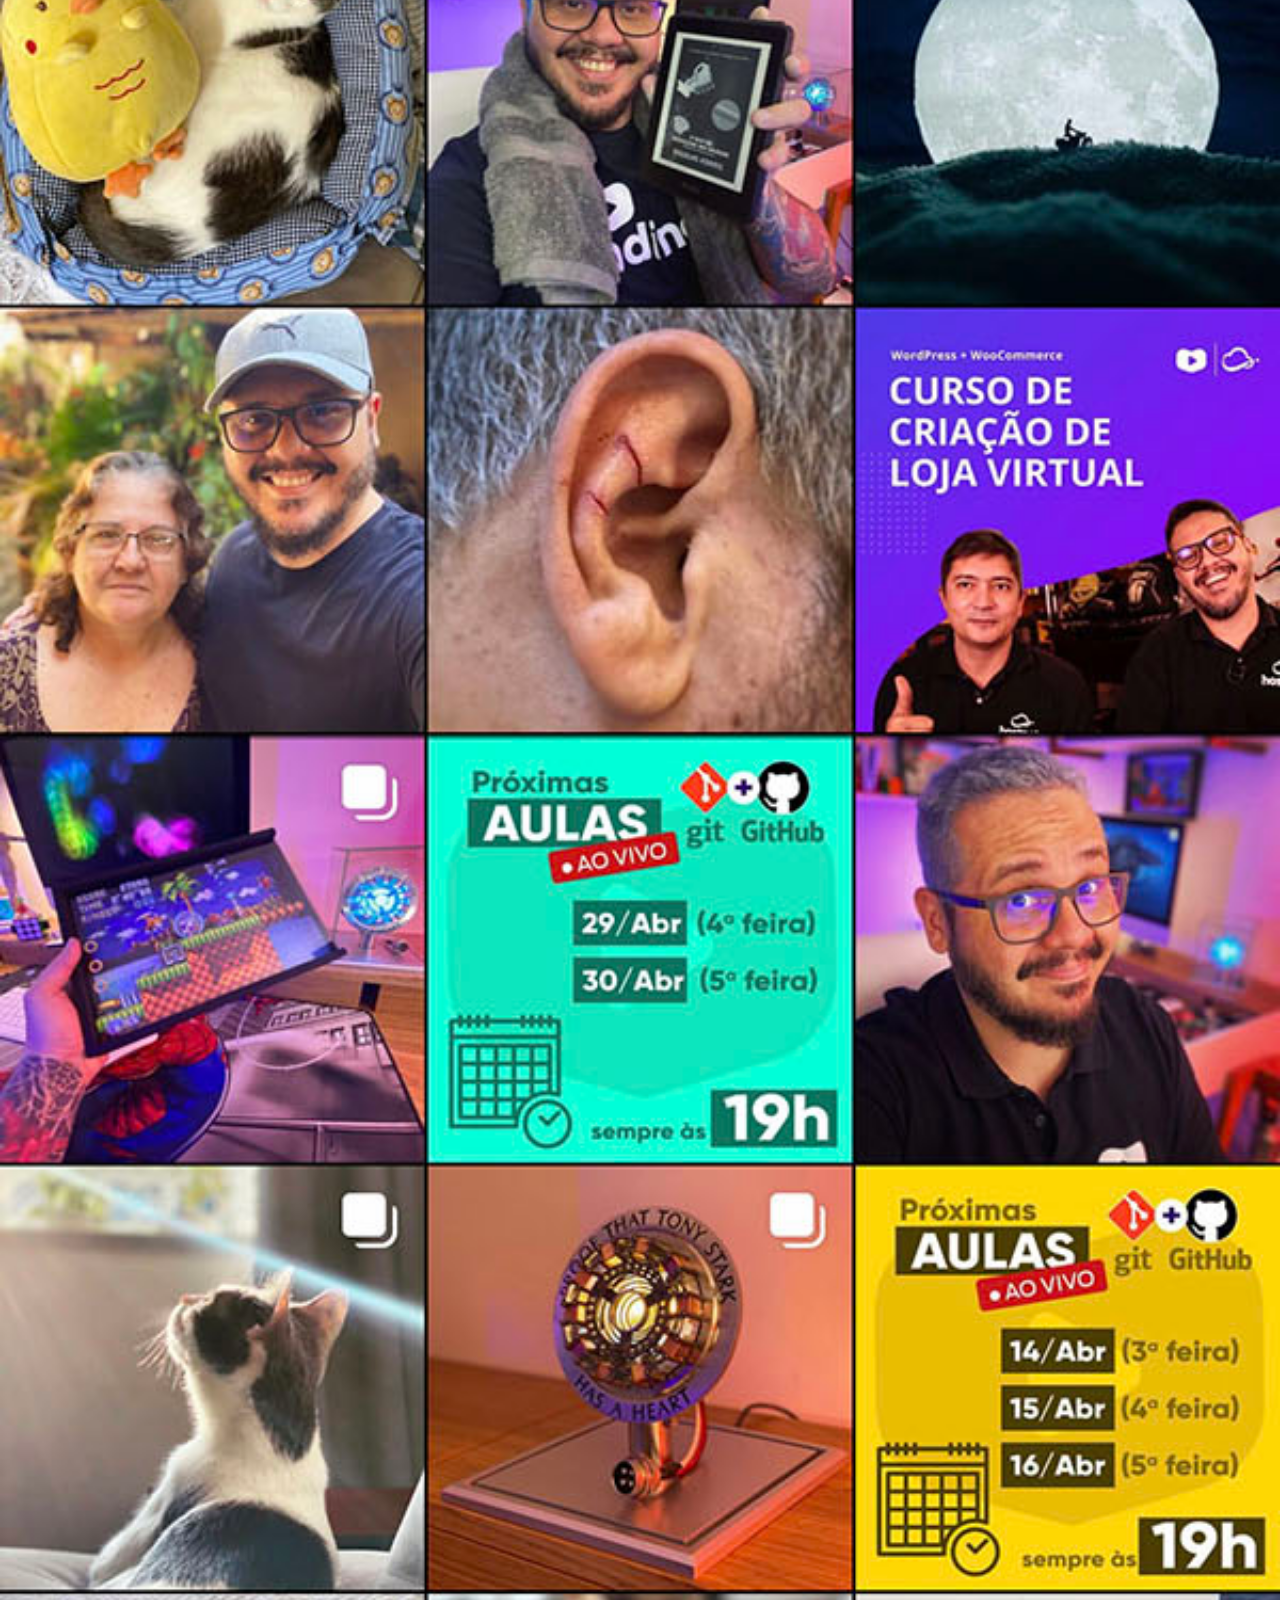
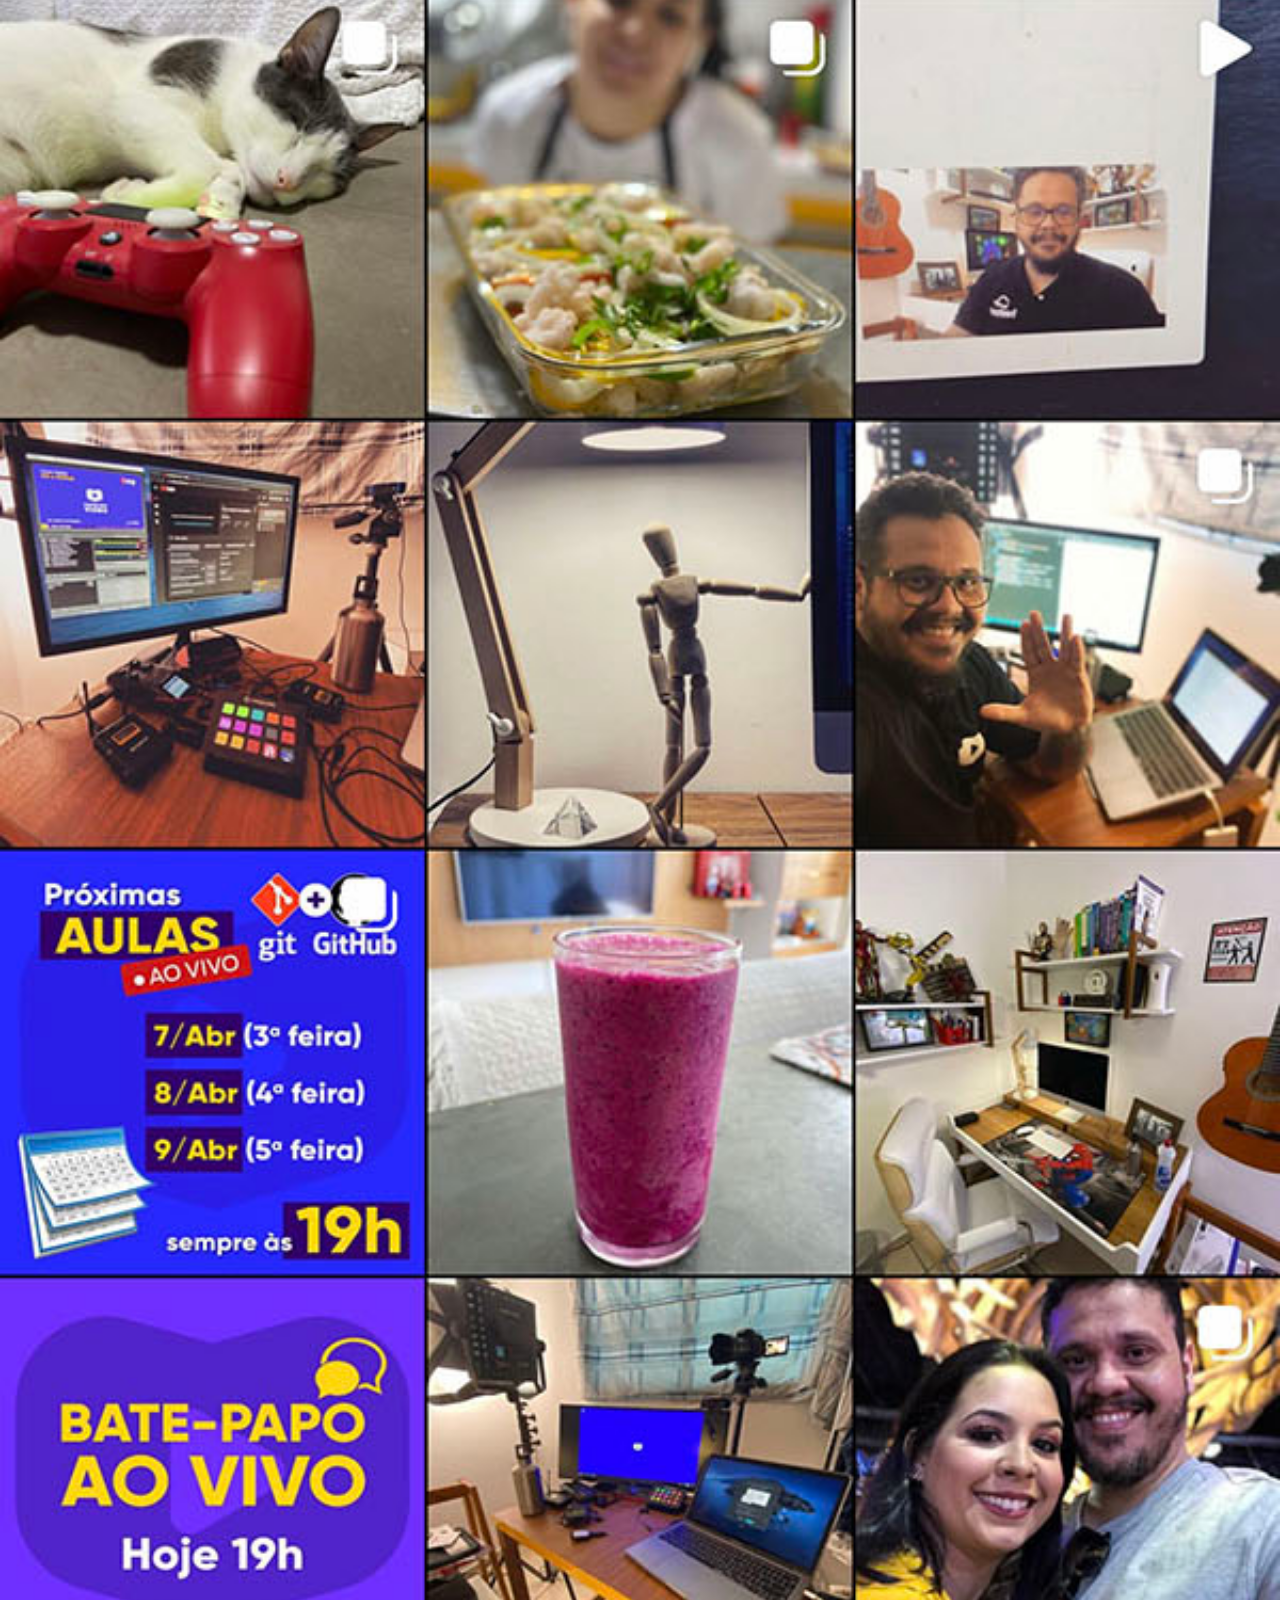
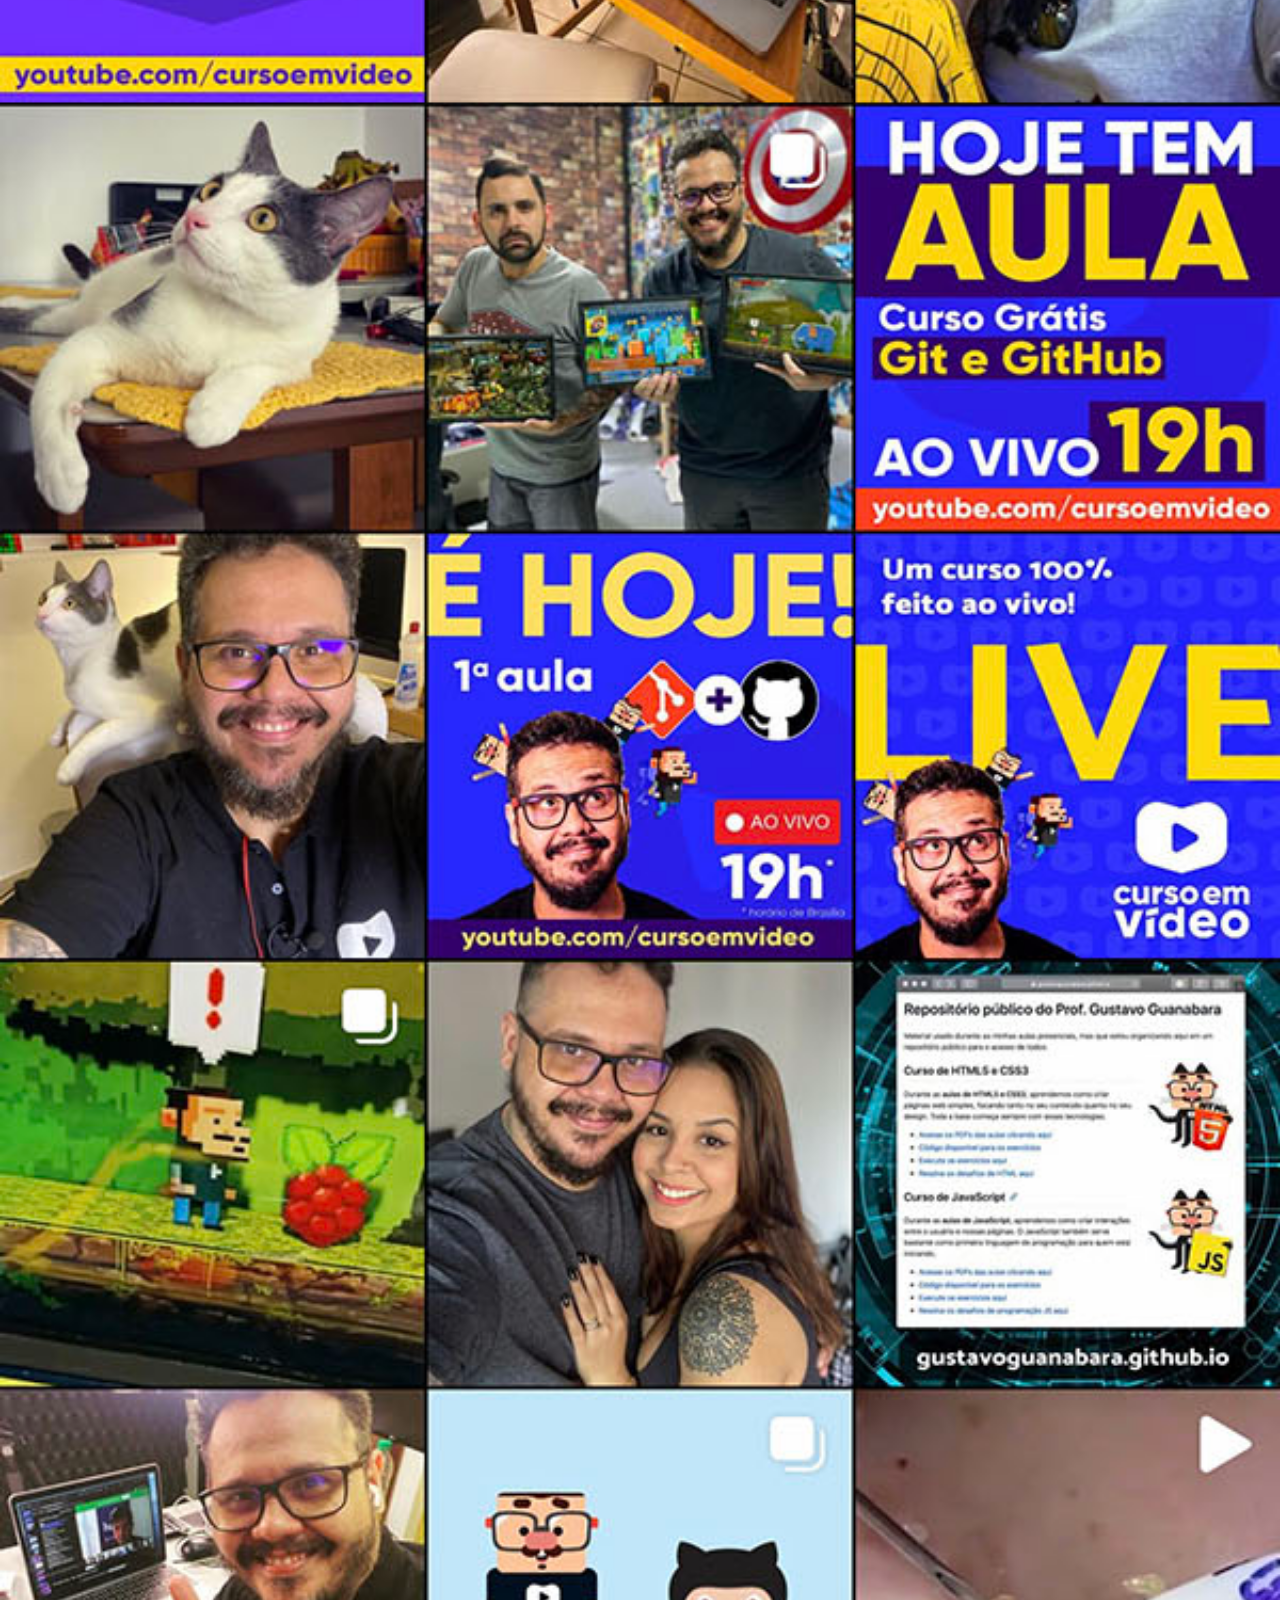
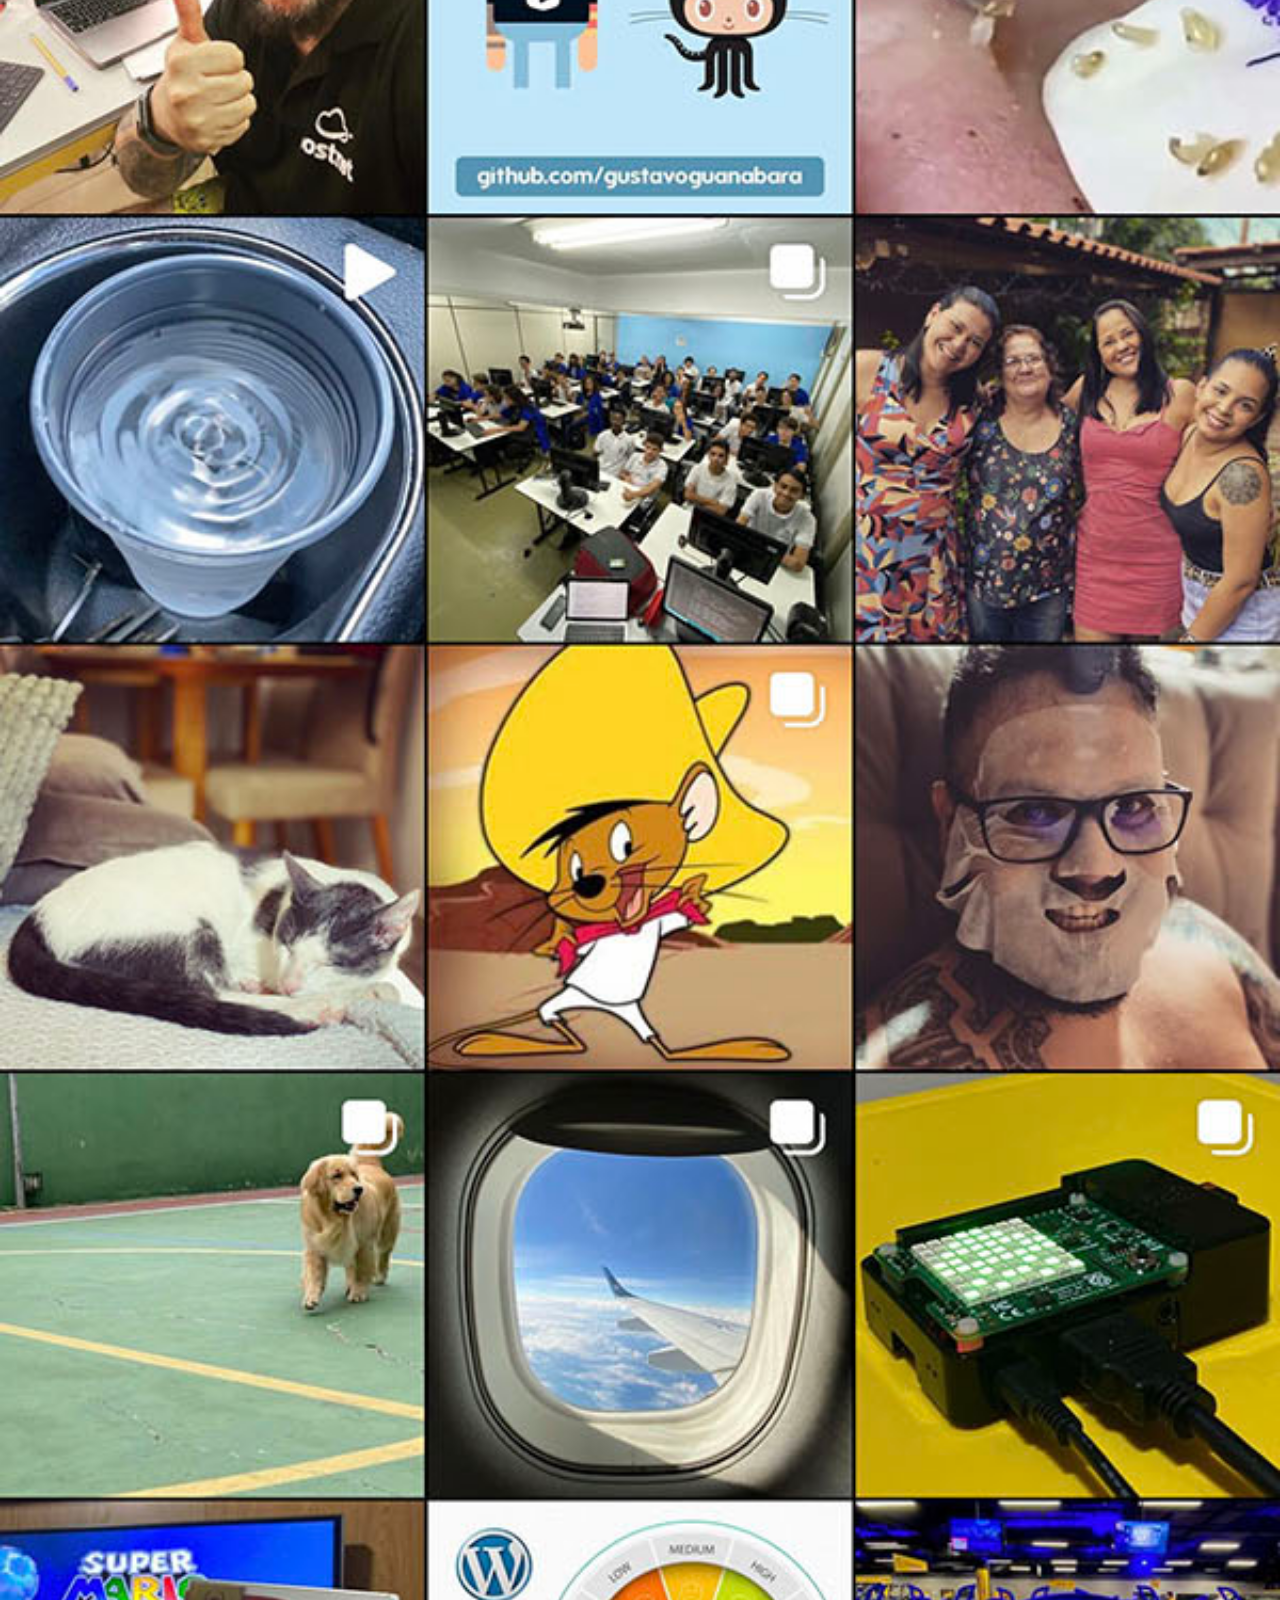
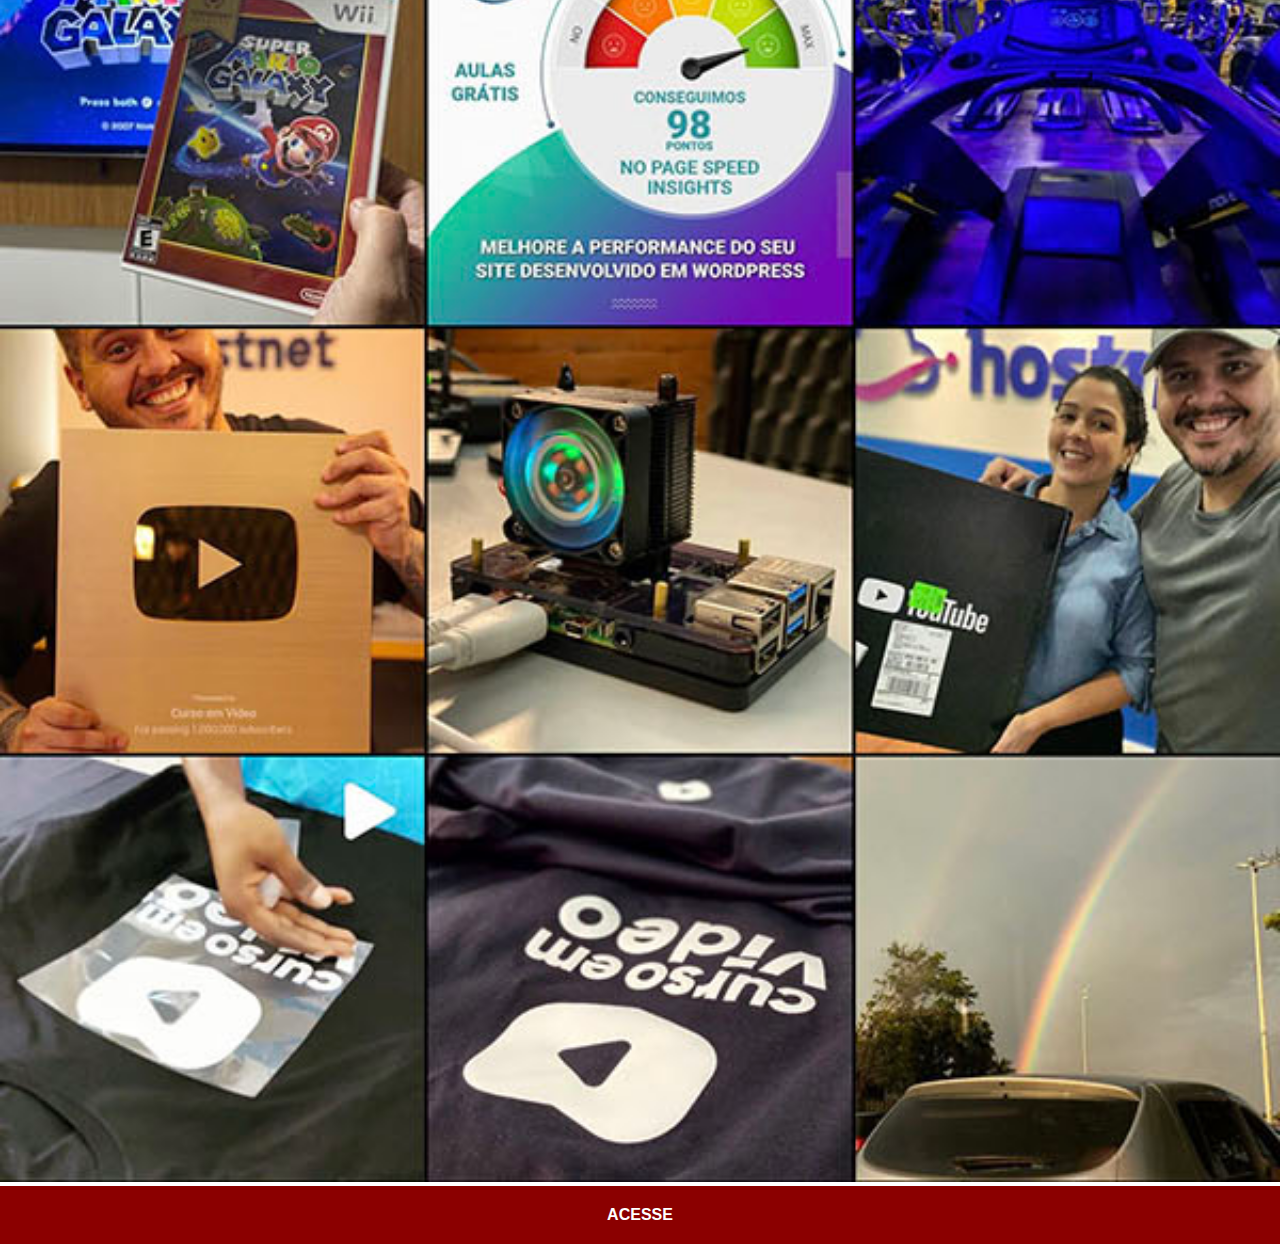
<file: instagram.html>
<!DOCTYPE html>
<html lang="pt-br">
<head>
    <meta charset="UTF-8">
    <meta name="viewport" content="width=device-width, initial-scale=1.0">
    <title>Instagram</title>
    <link rel="stylesheet" href="estilos/social.css">
</head>
<body>
    <img src="imagens/tela-instagram.jpg" alt="Instagram">
    <a href="https://www.instagram.com/gustavoguanabara/" target="_blank">ACESSE</a>
</body>
</html>
</file>
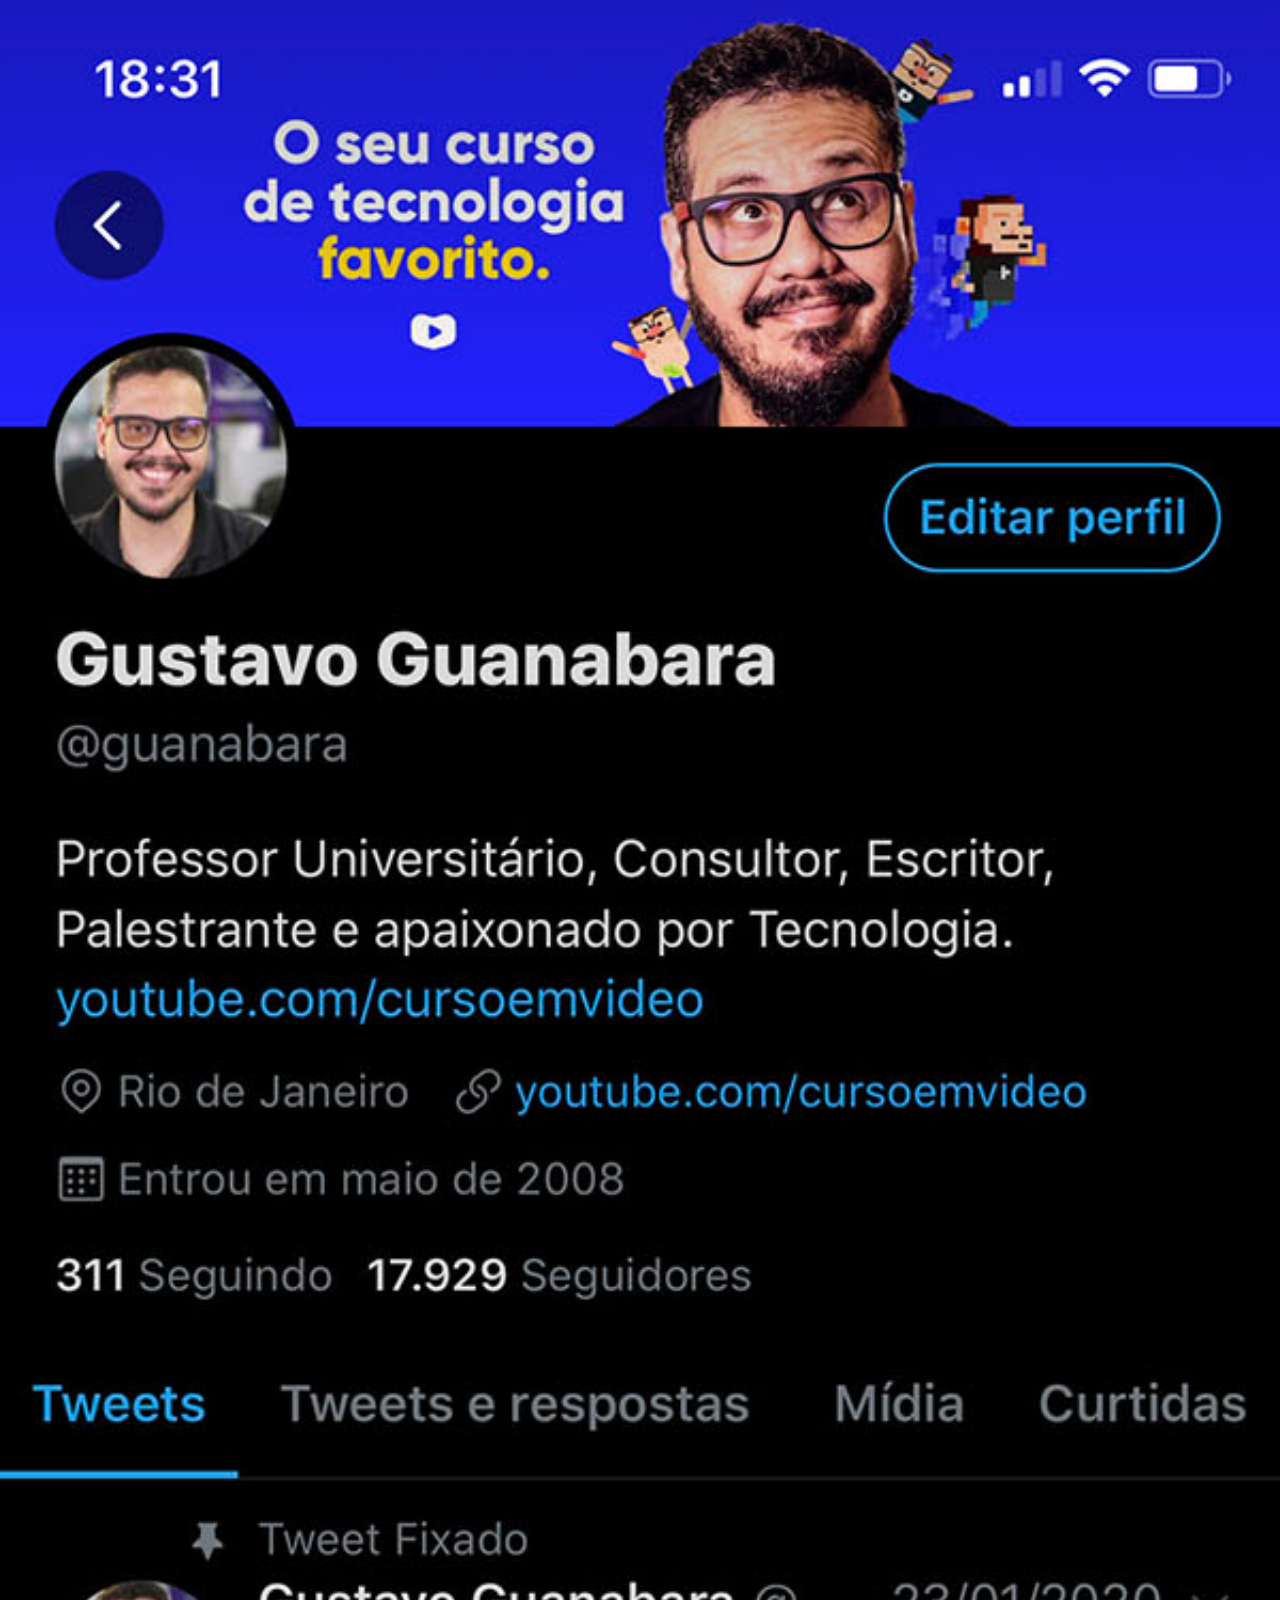
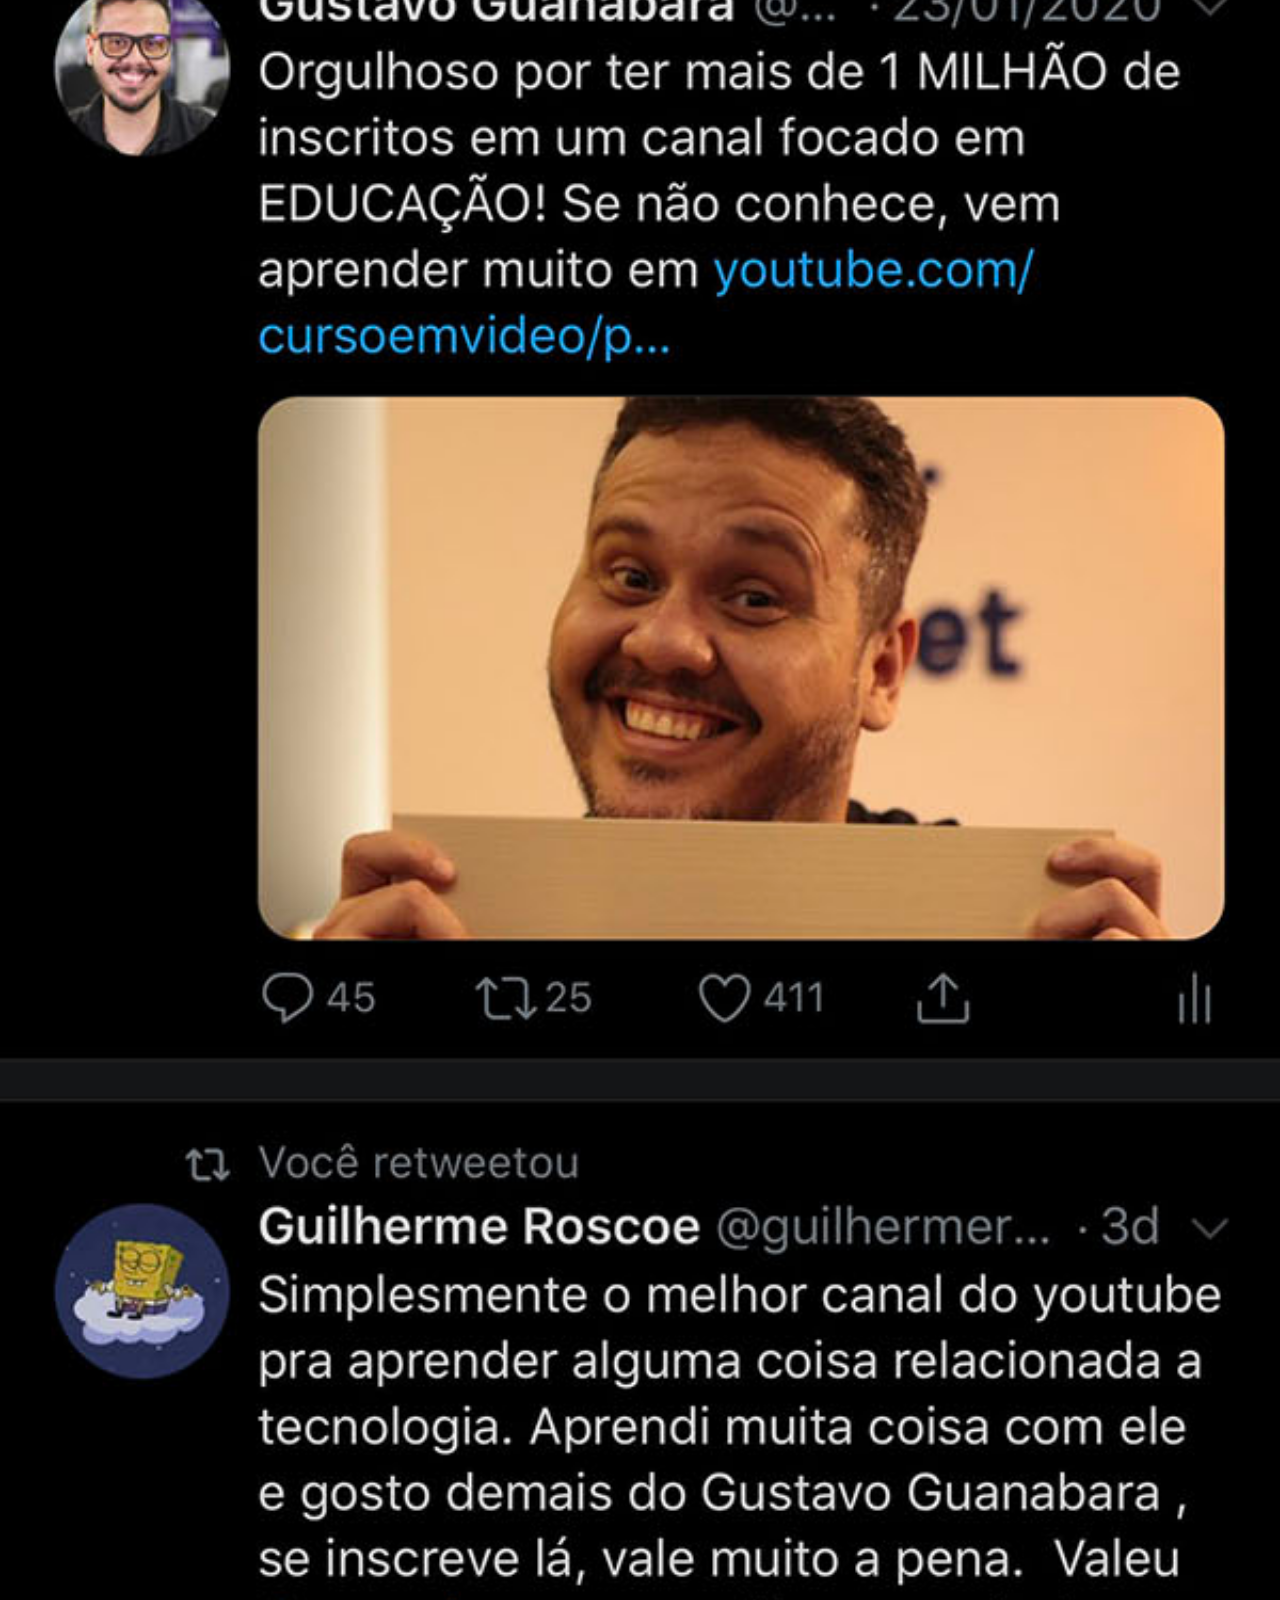
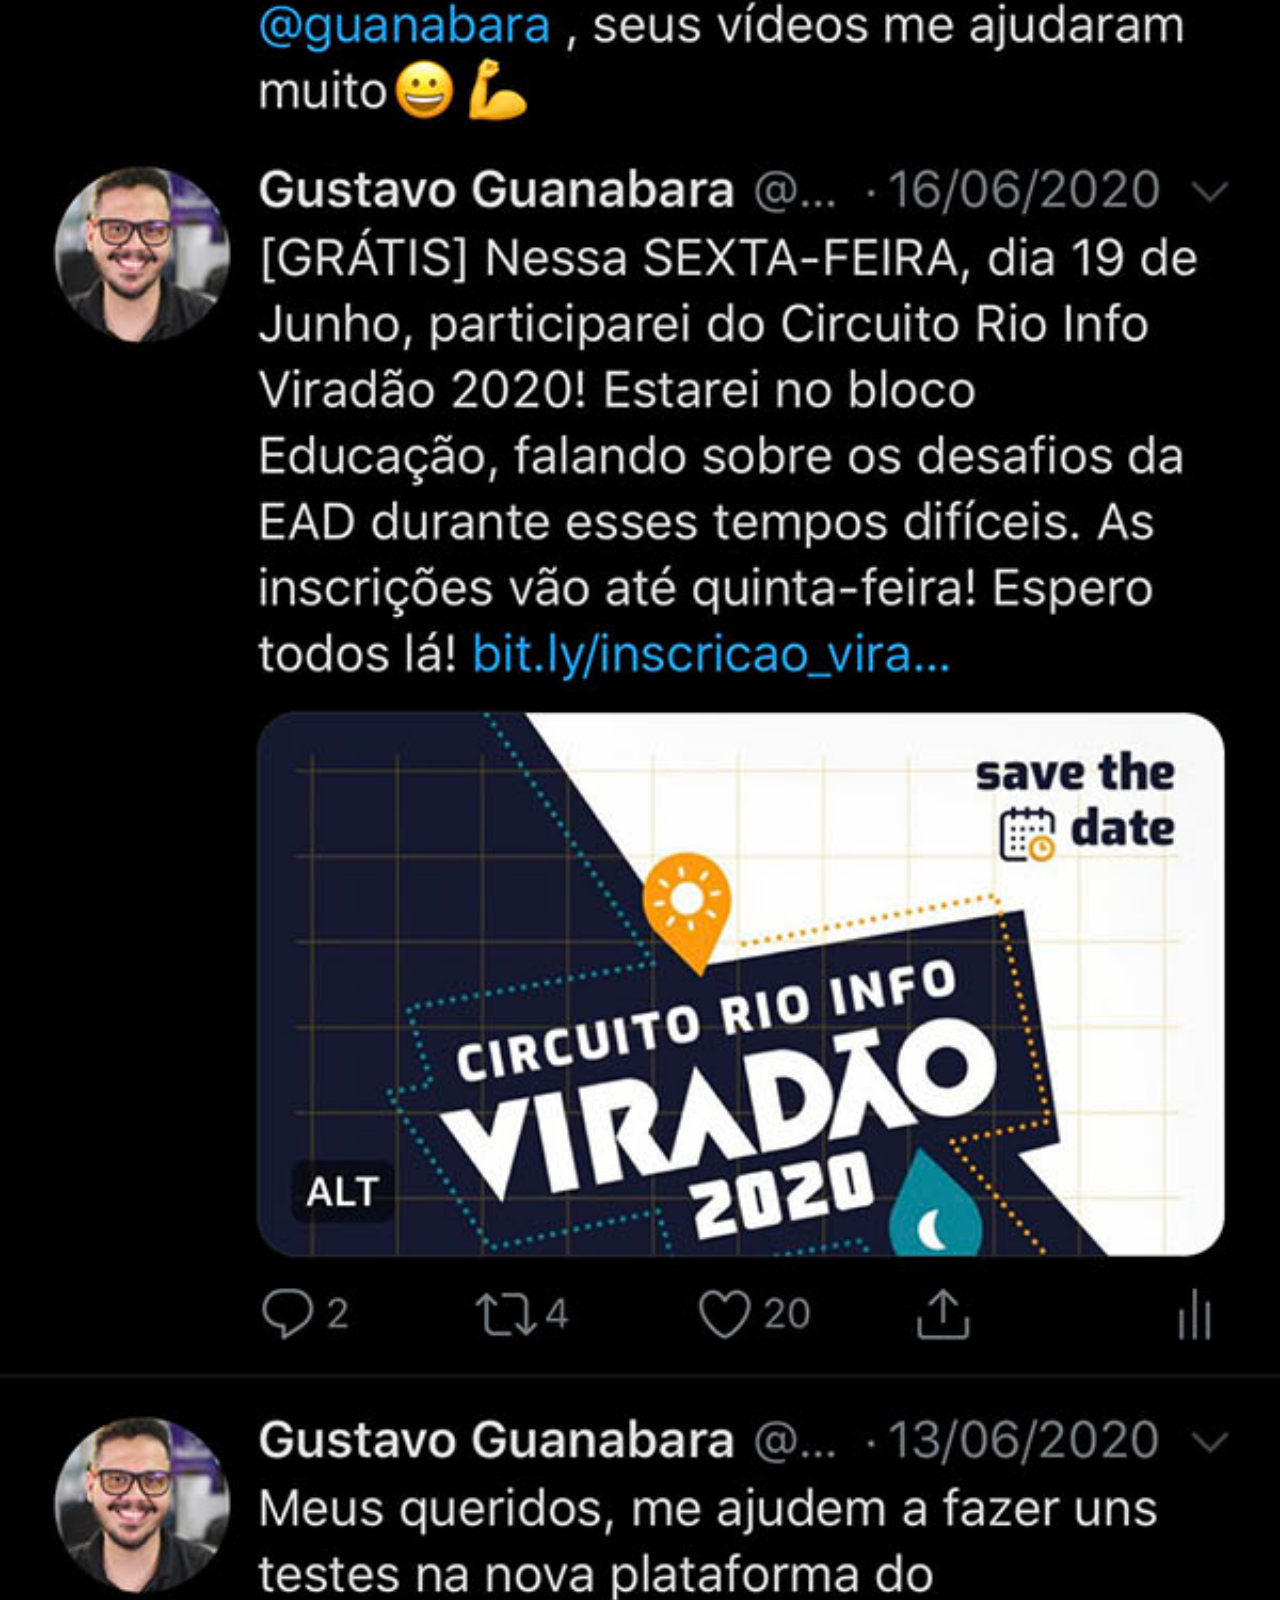
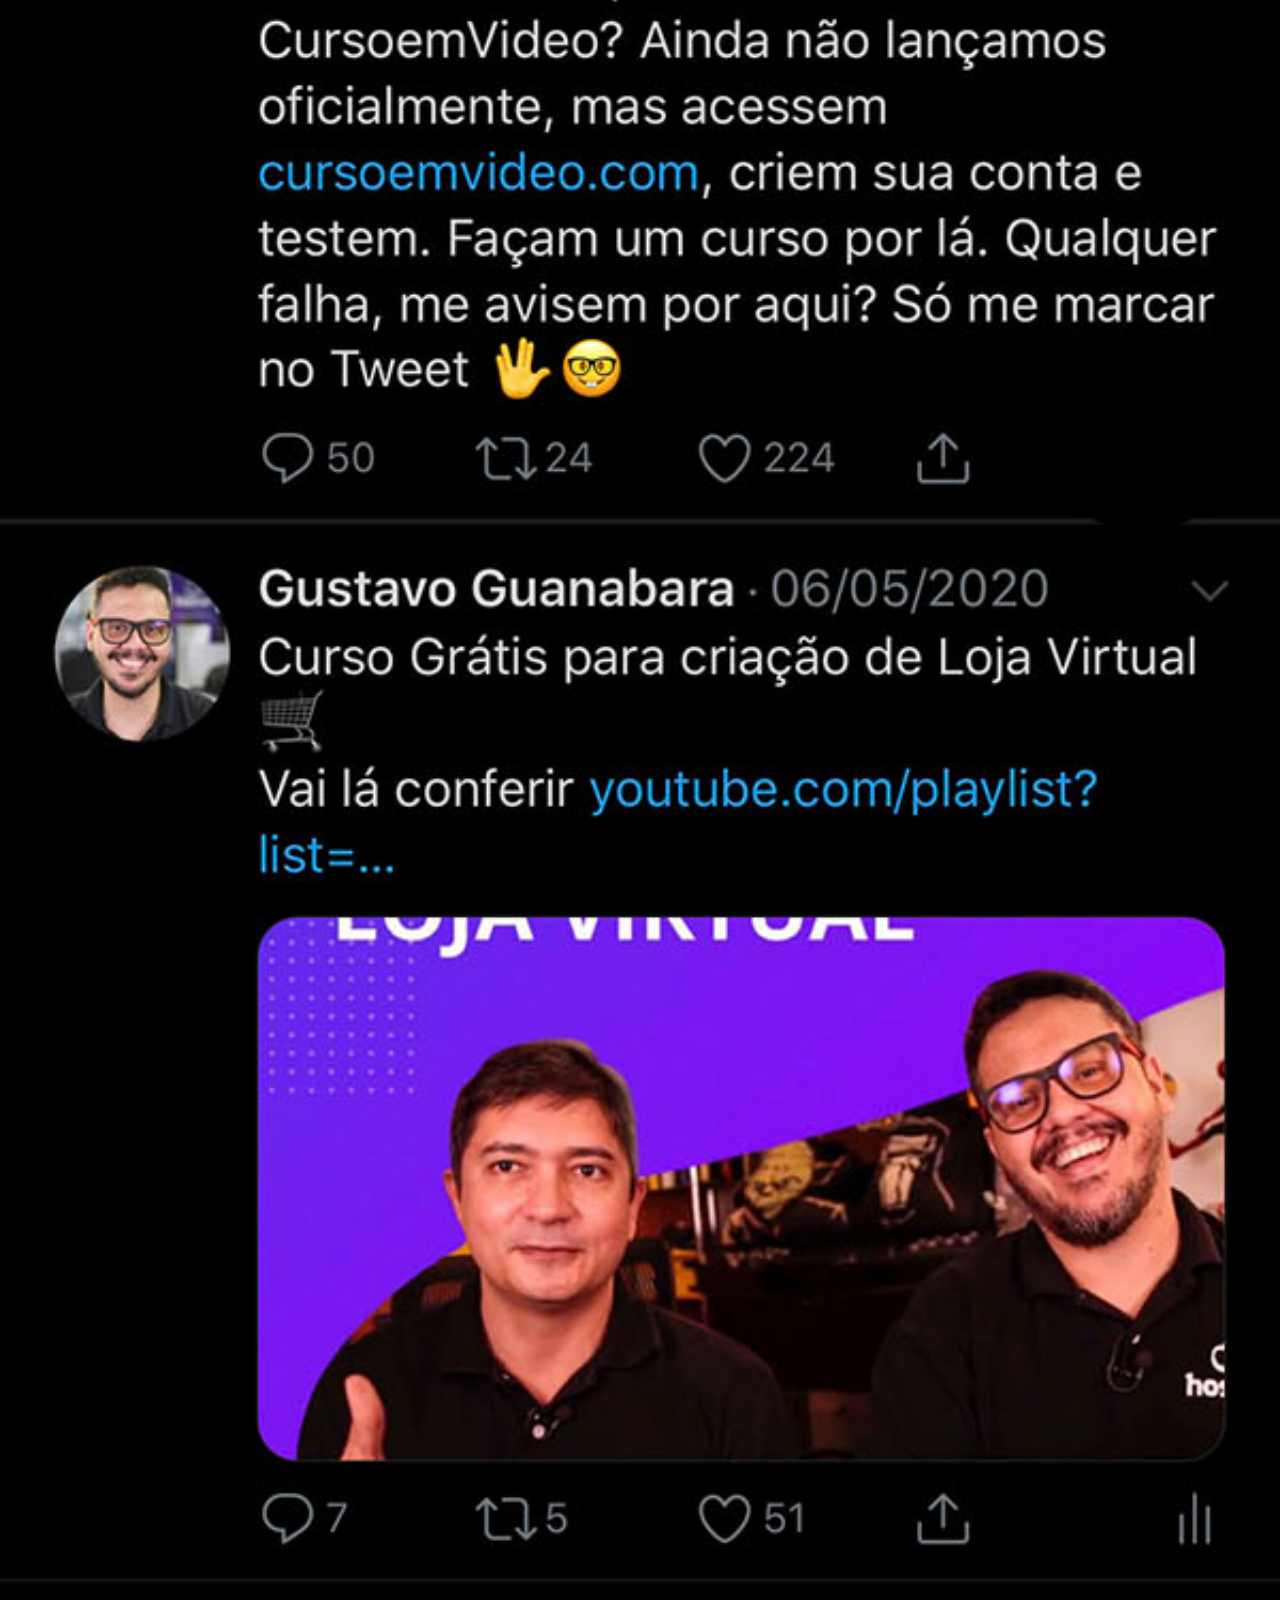
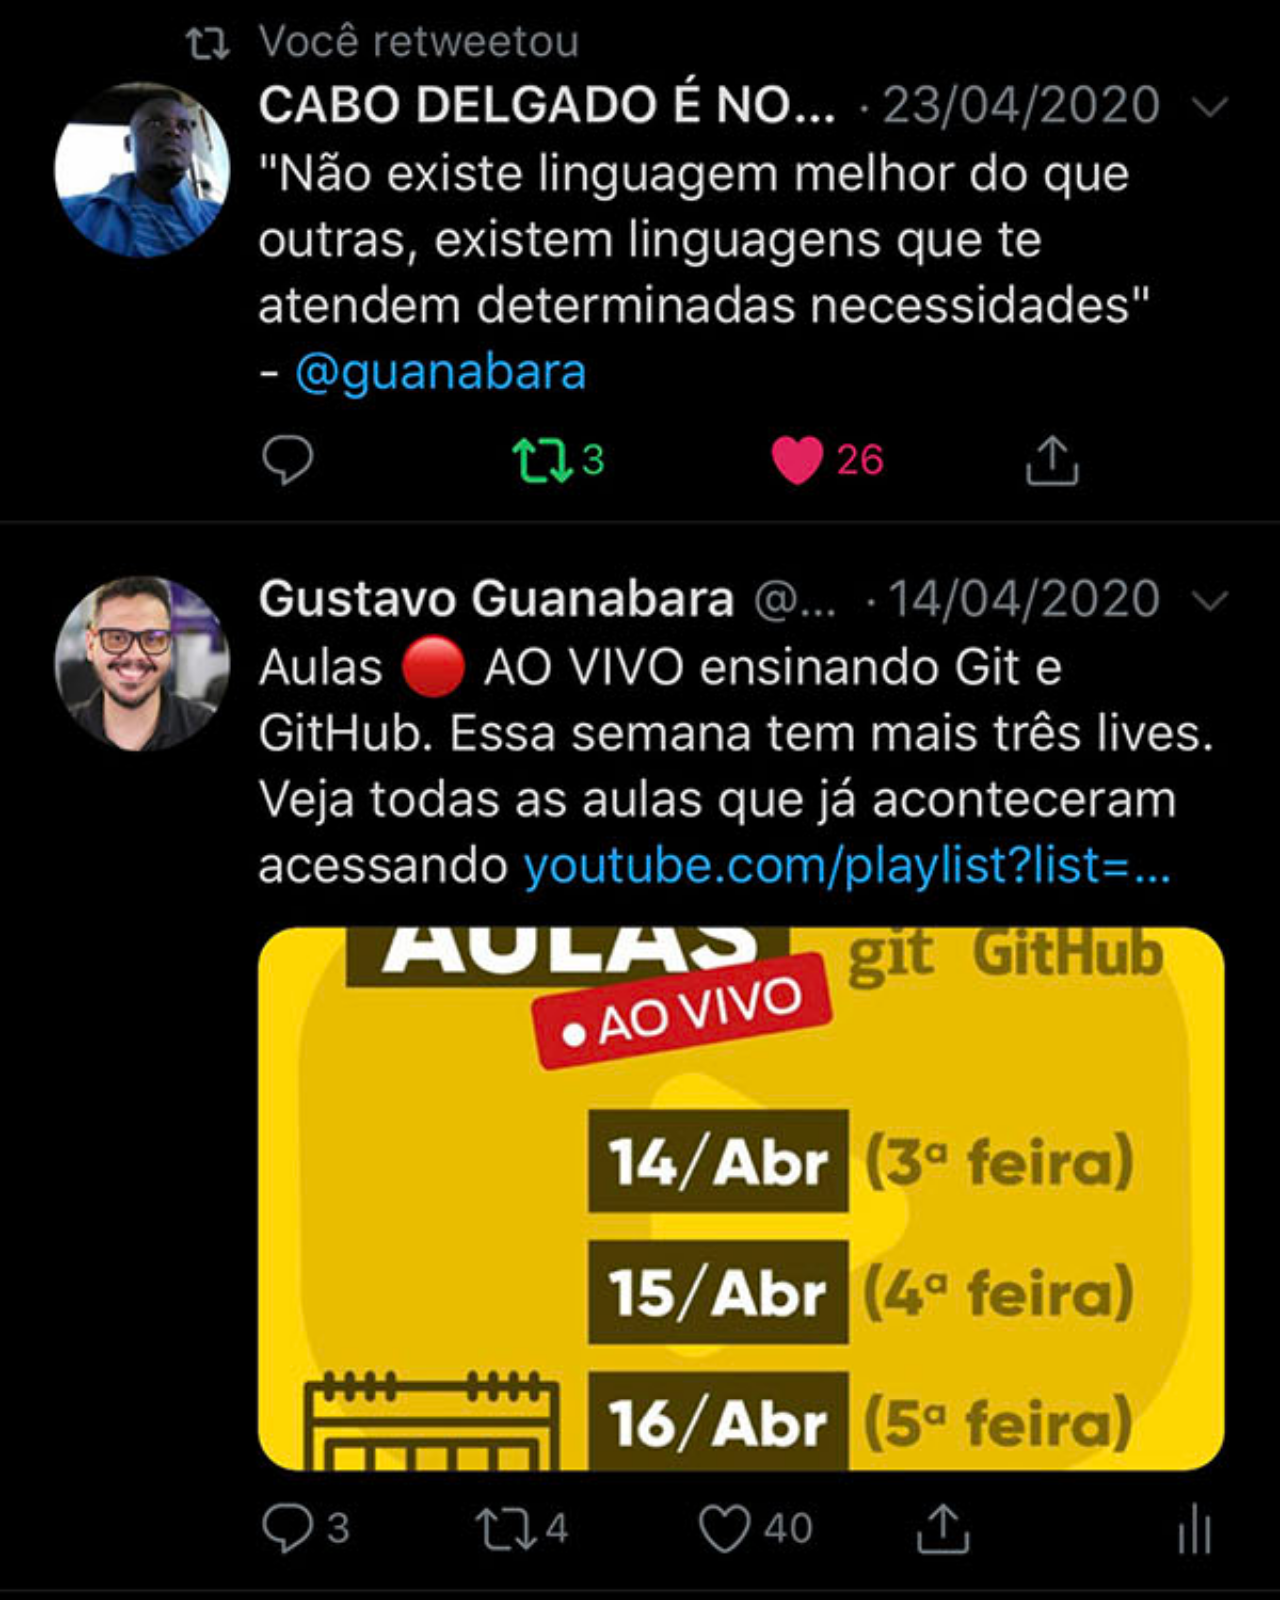
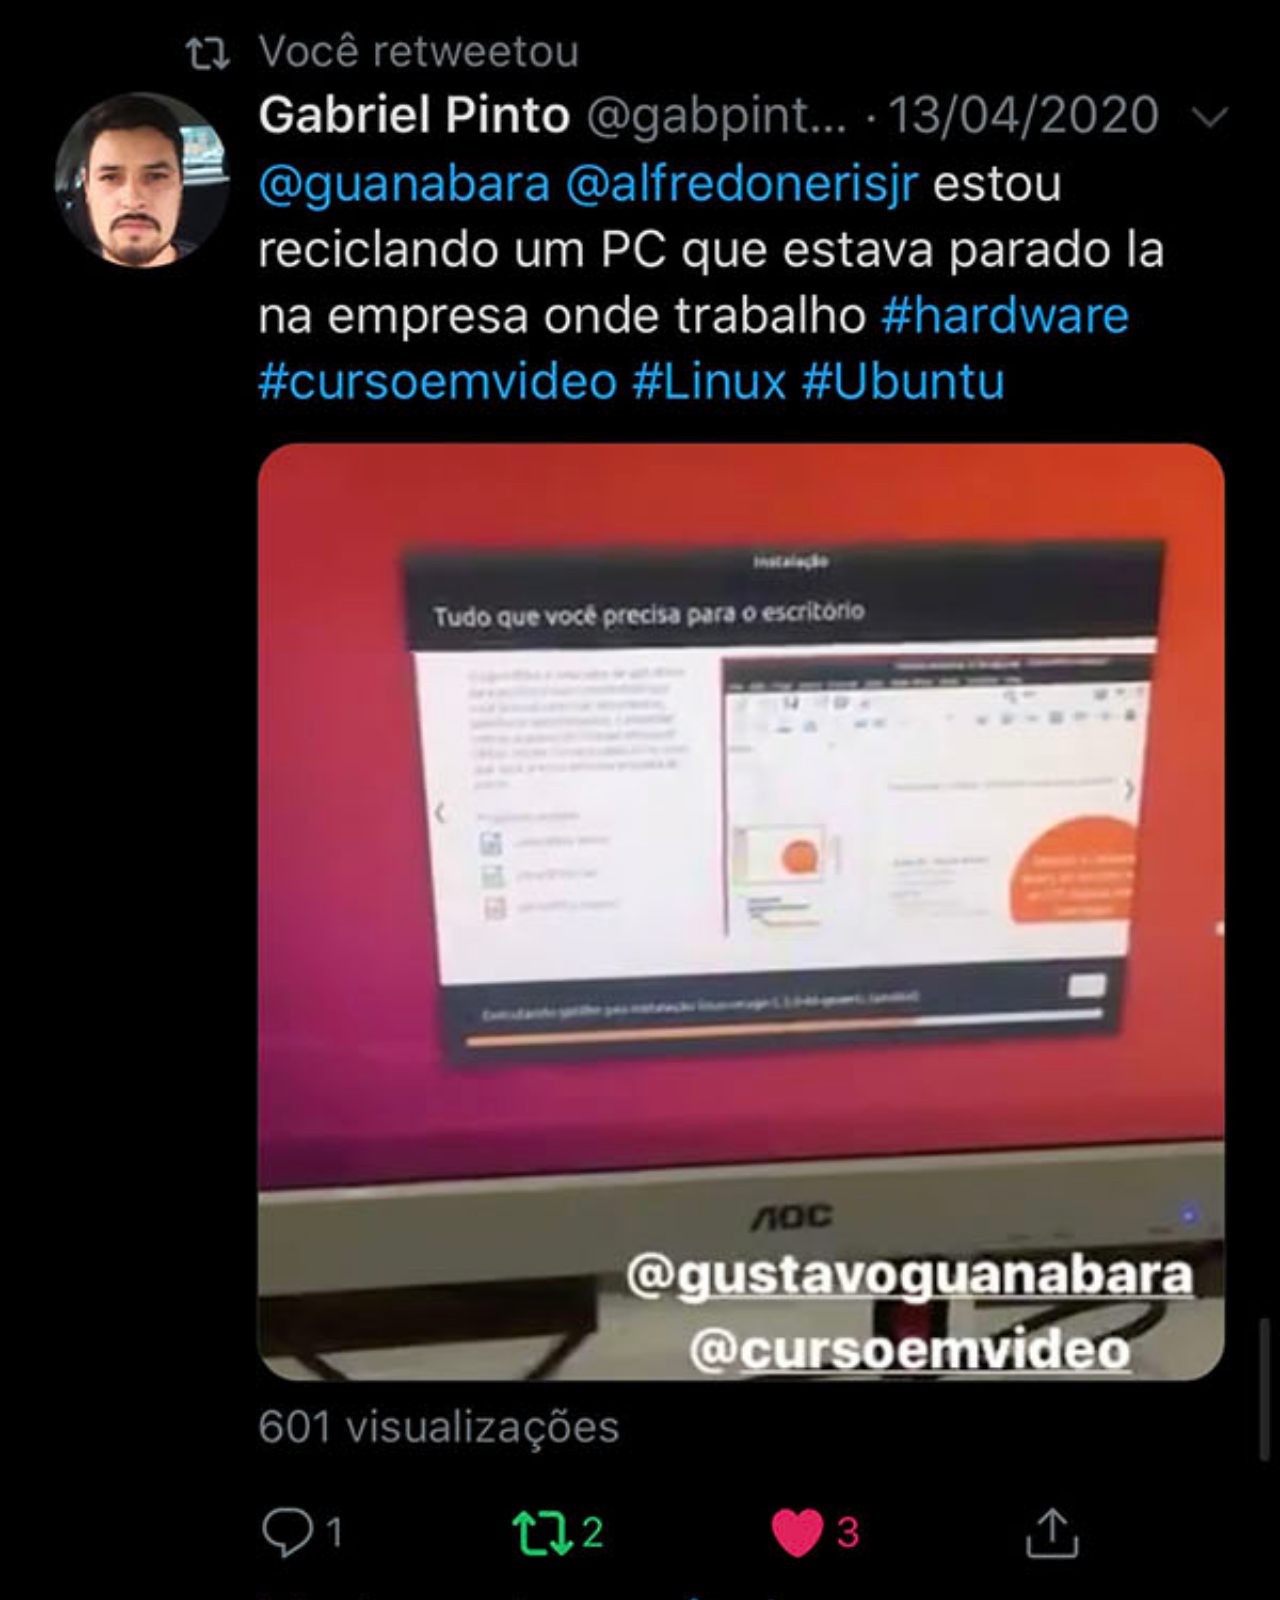
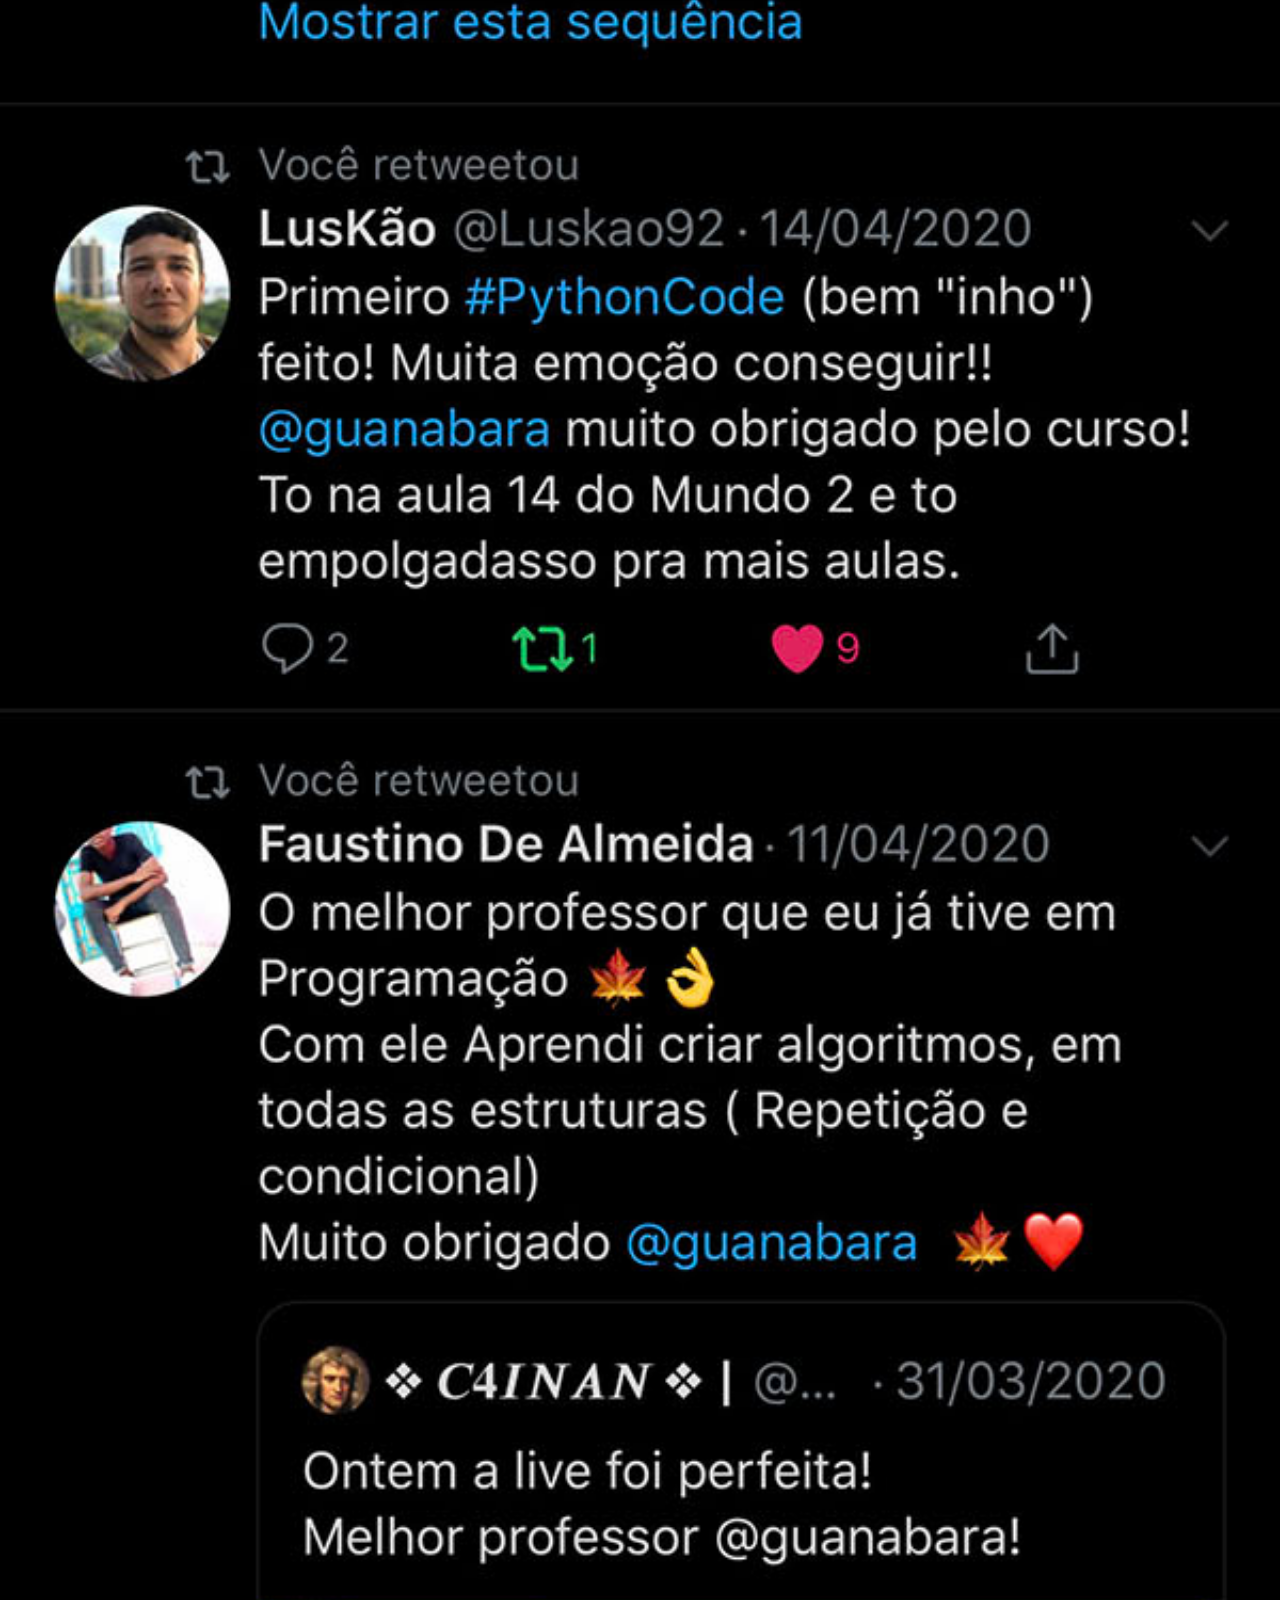
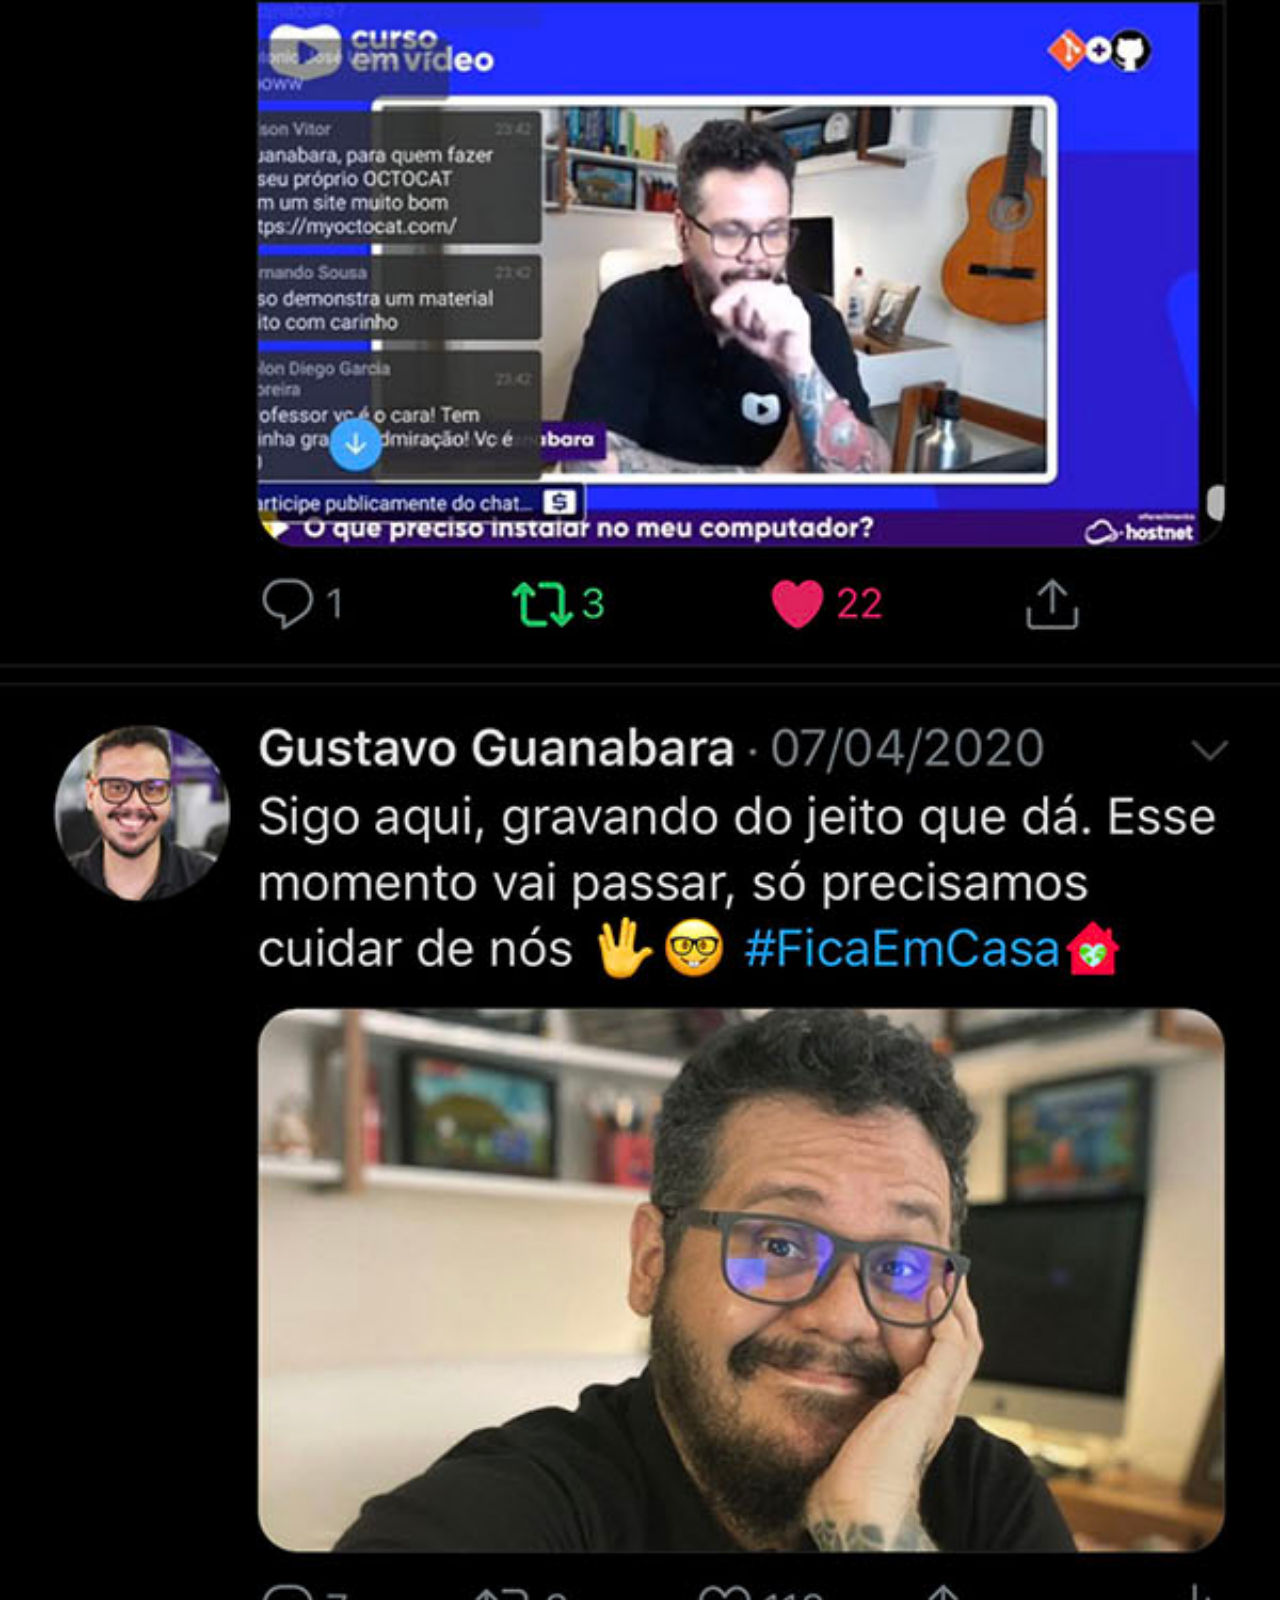
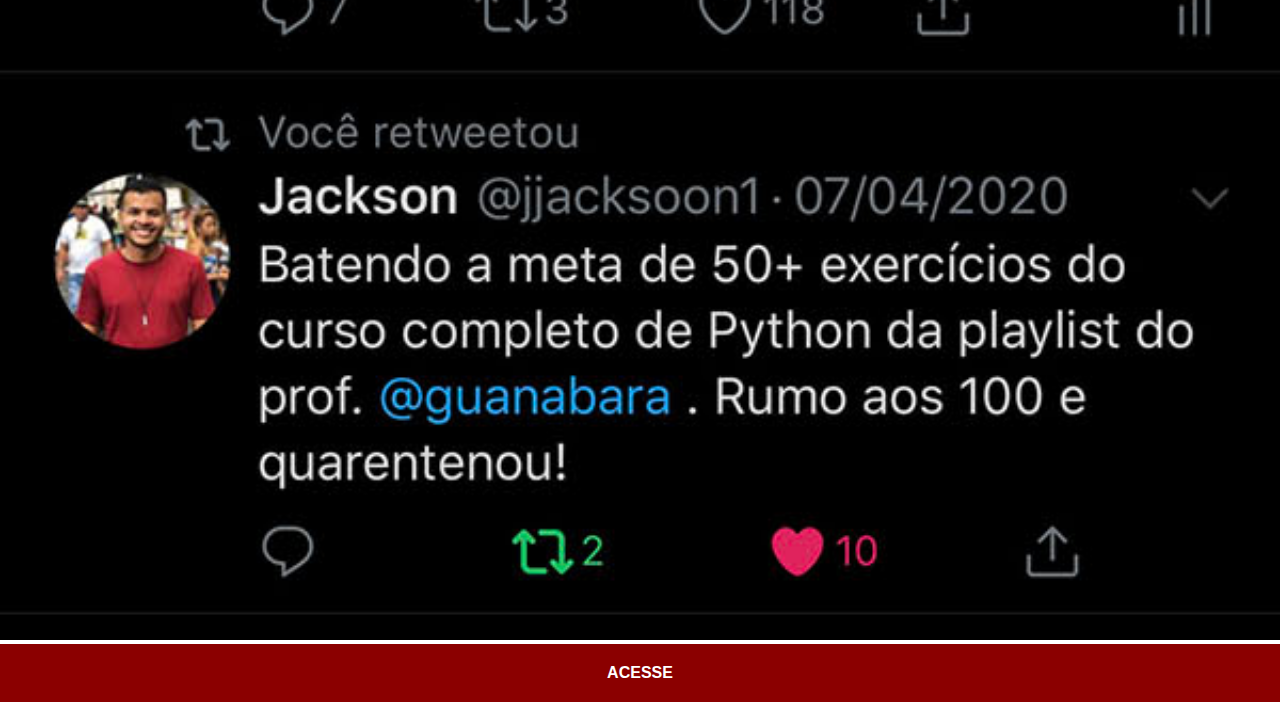
<file: twitter.html>
<!DOCTYPE html>
<html lang="pt-br">
<head>
    <meta charset="UTF-8">
    <meta name="viewport" content="width=device-width, initial-scale=1.0">
    <title>Twitter</title>
    <link rel="stylesheet" href="estilos/social.css">
</head>
<body>
    <img src="imagens/tela-twitter.jpg" alt="Instagram">
    <a href="https://twitter.com/guanabara" target="_blank">ACESSE</a>
</body>
</html>
</file>
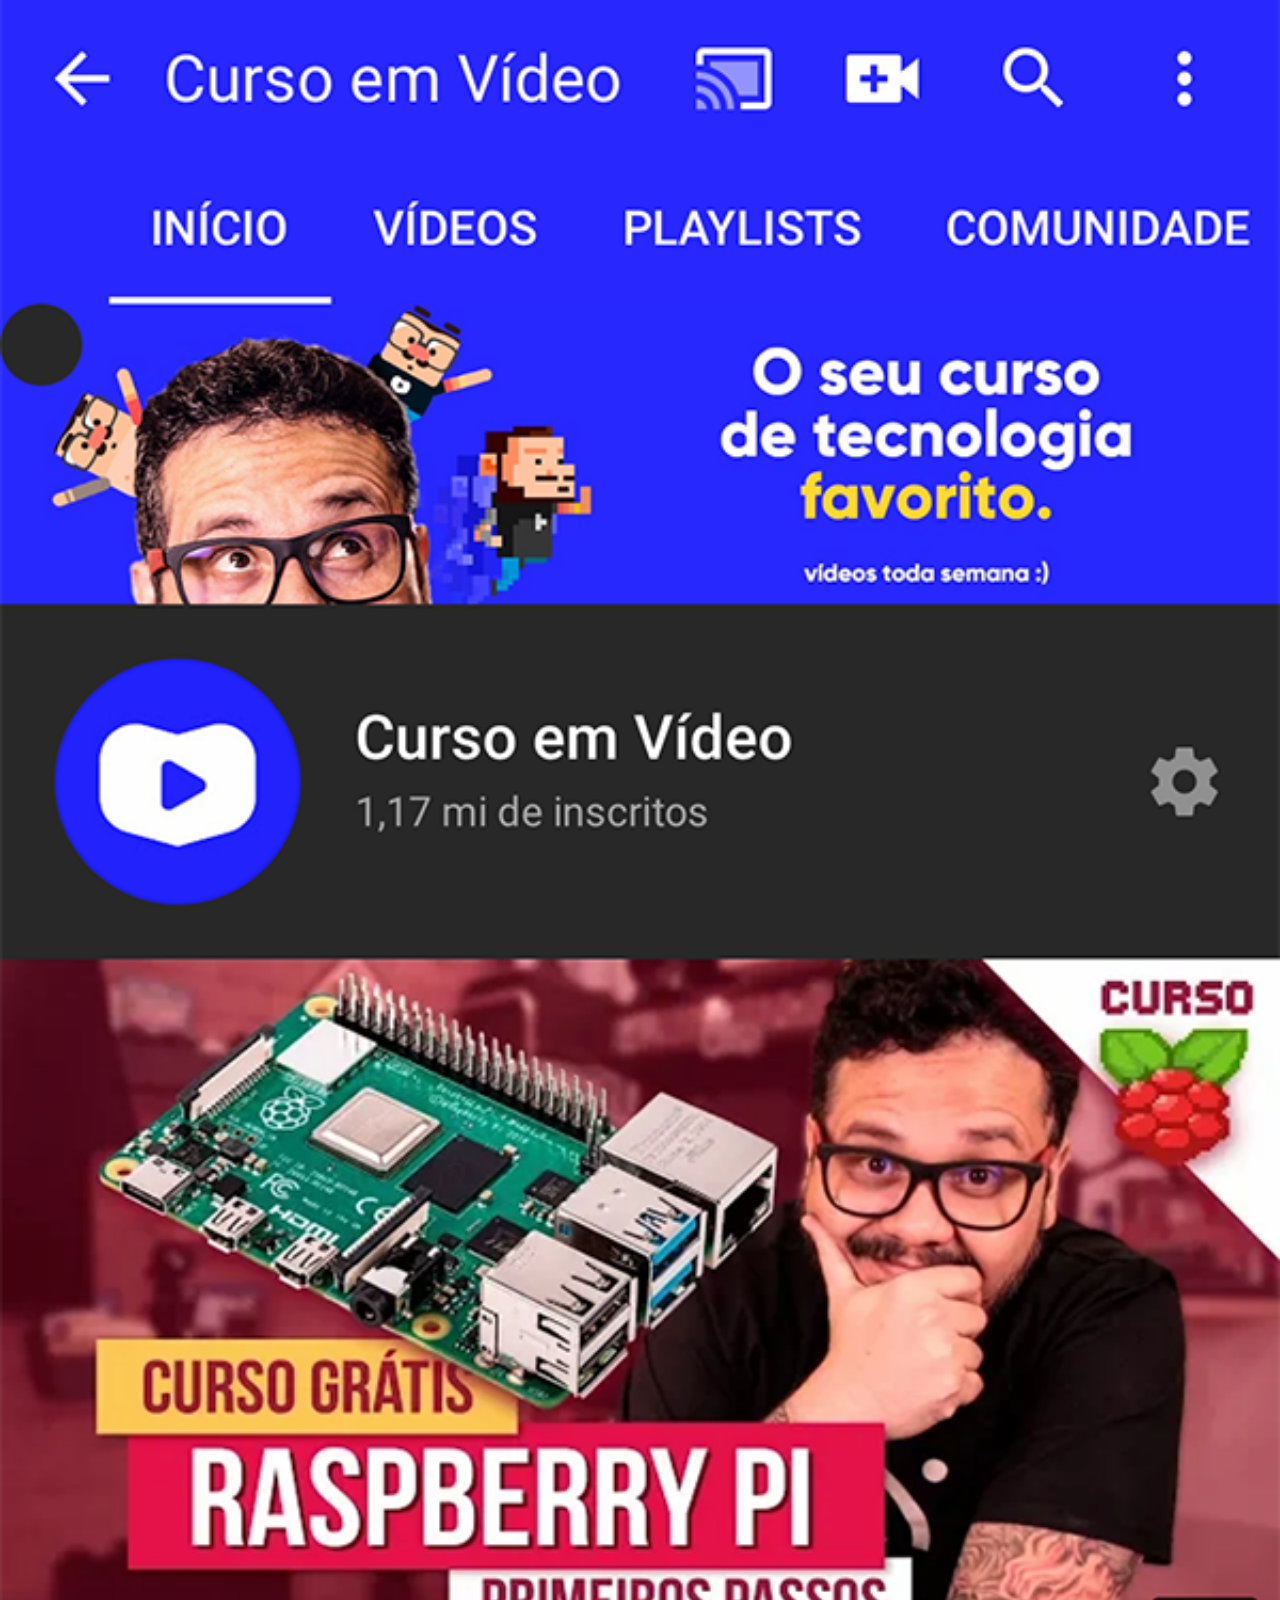
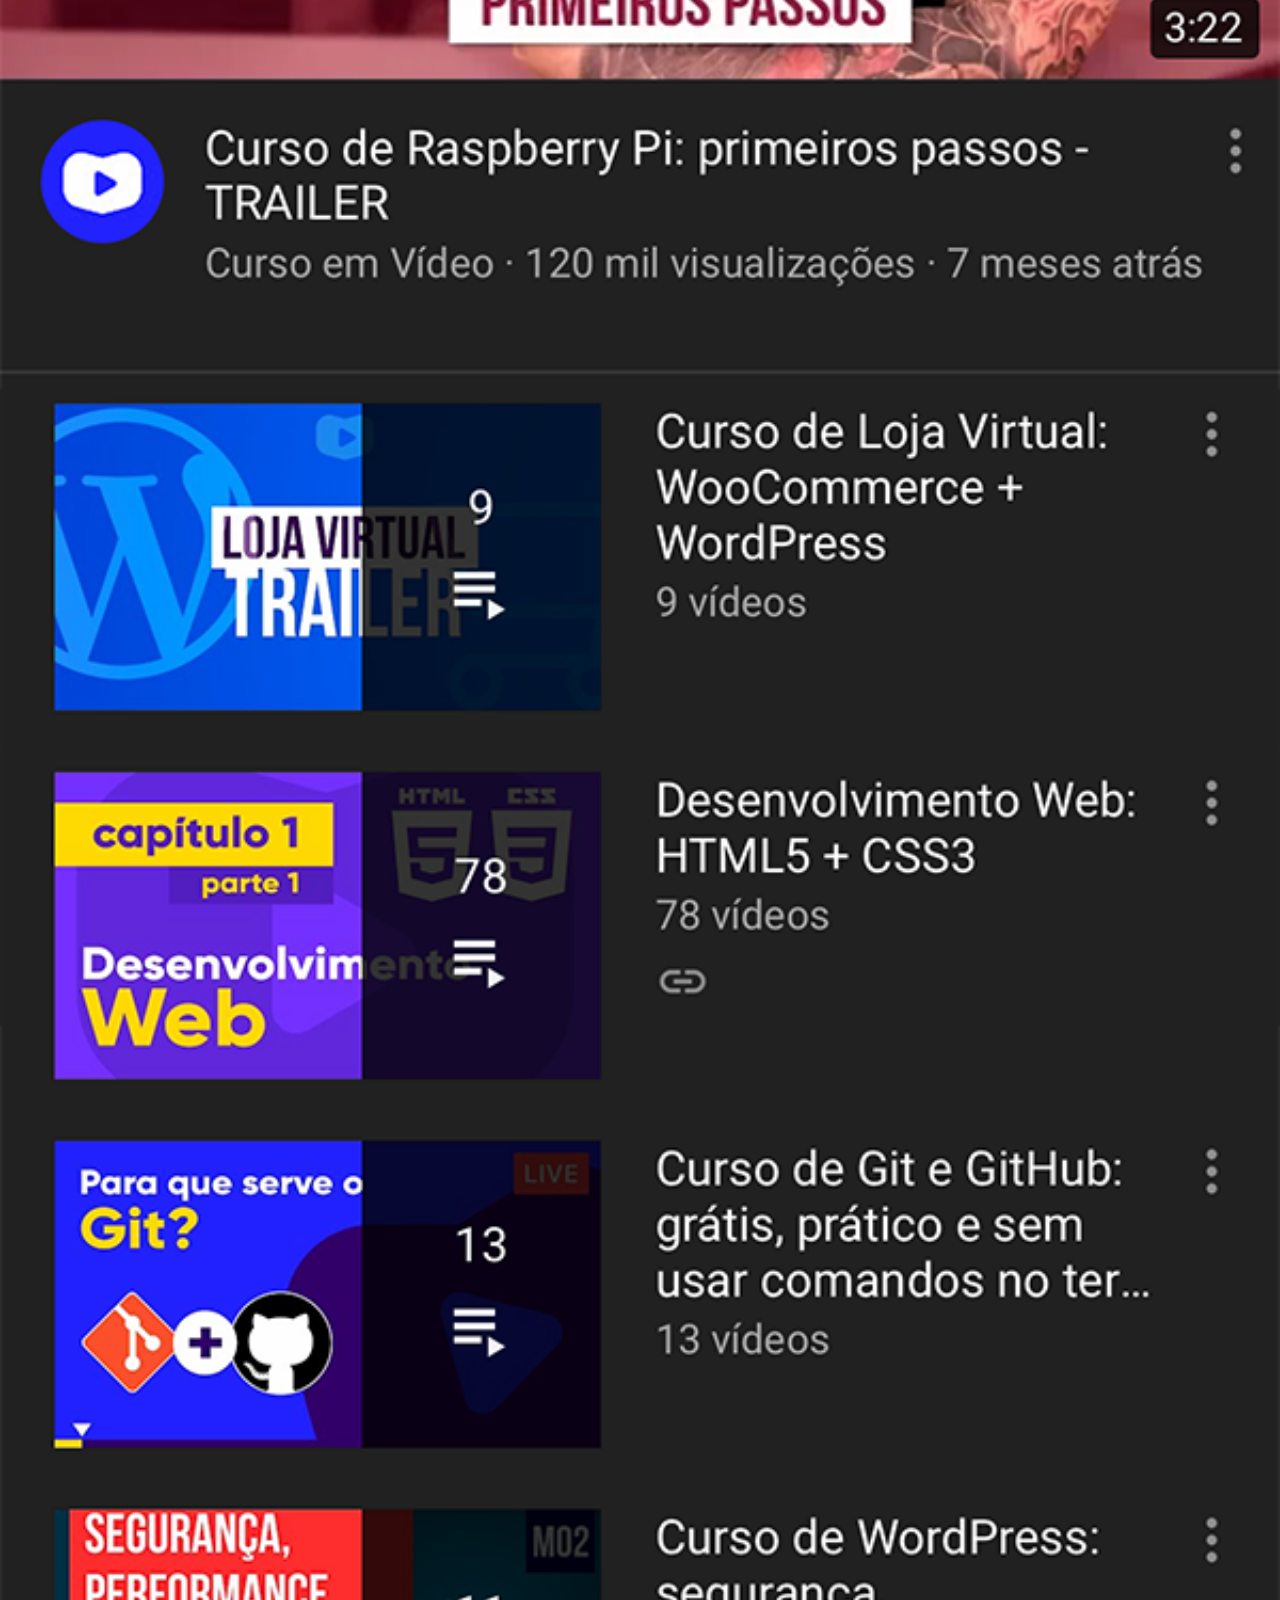
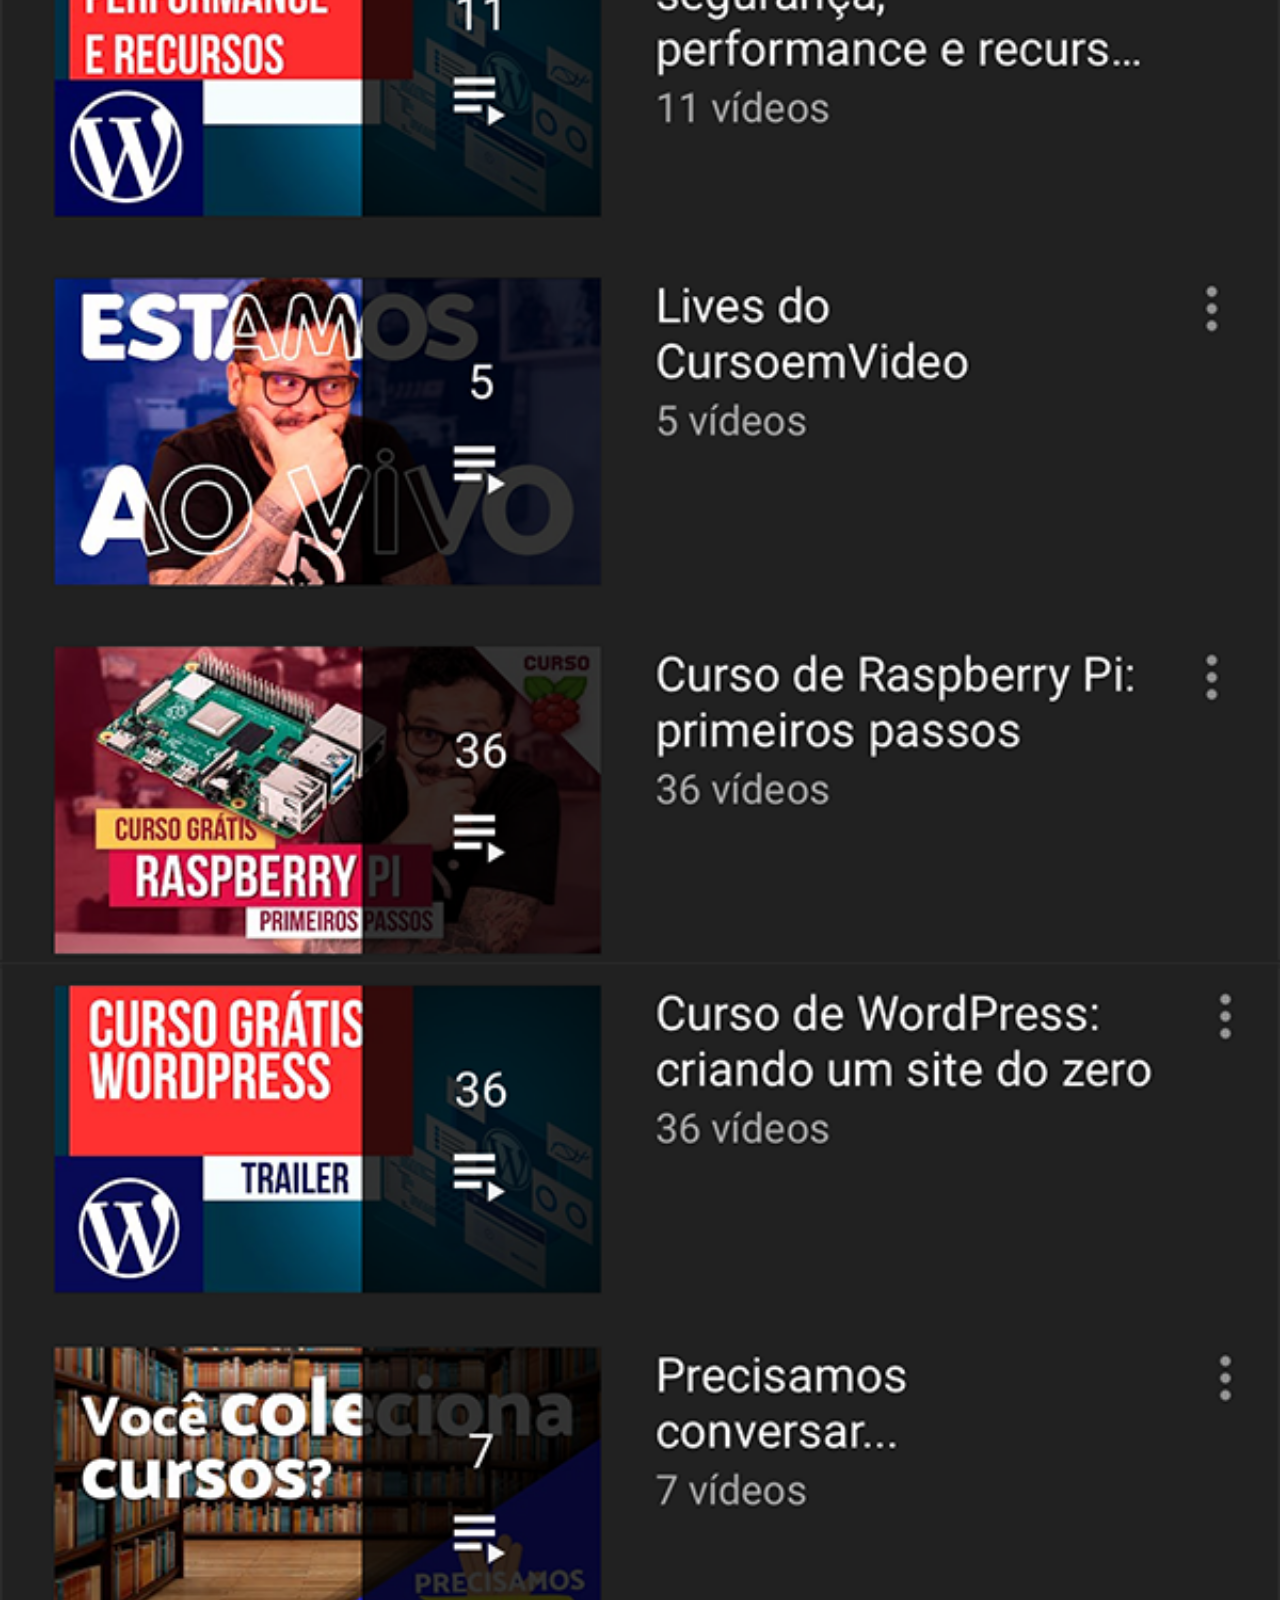
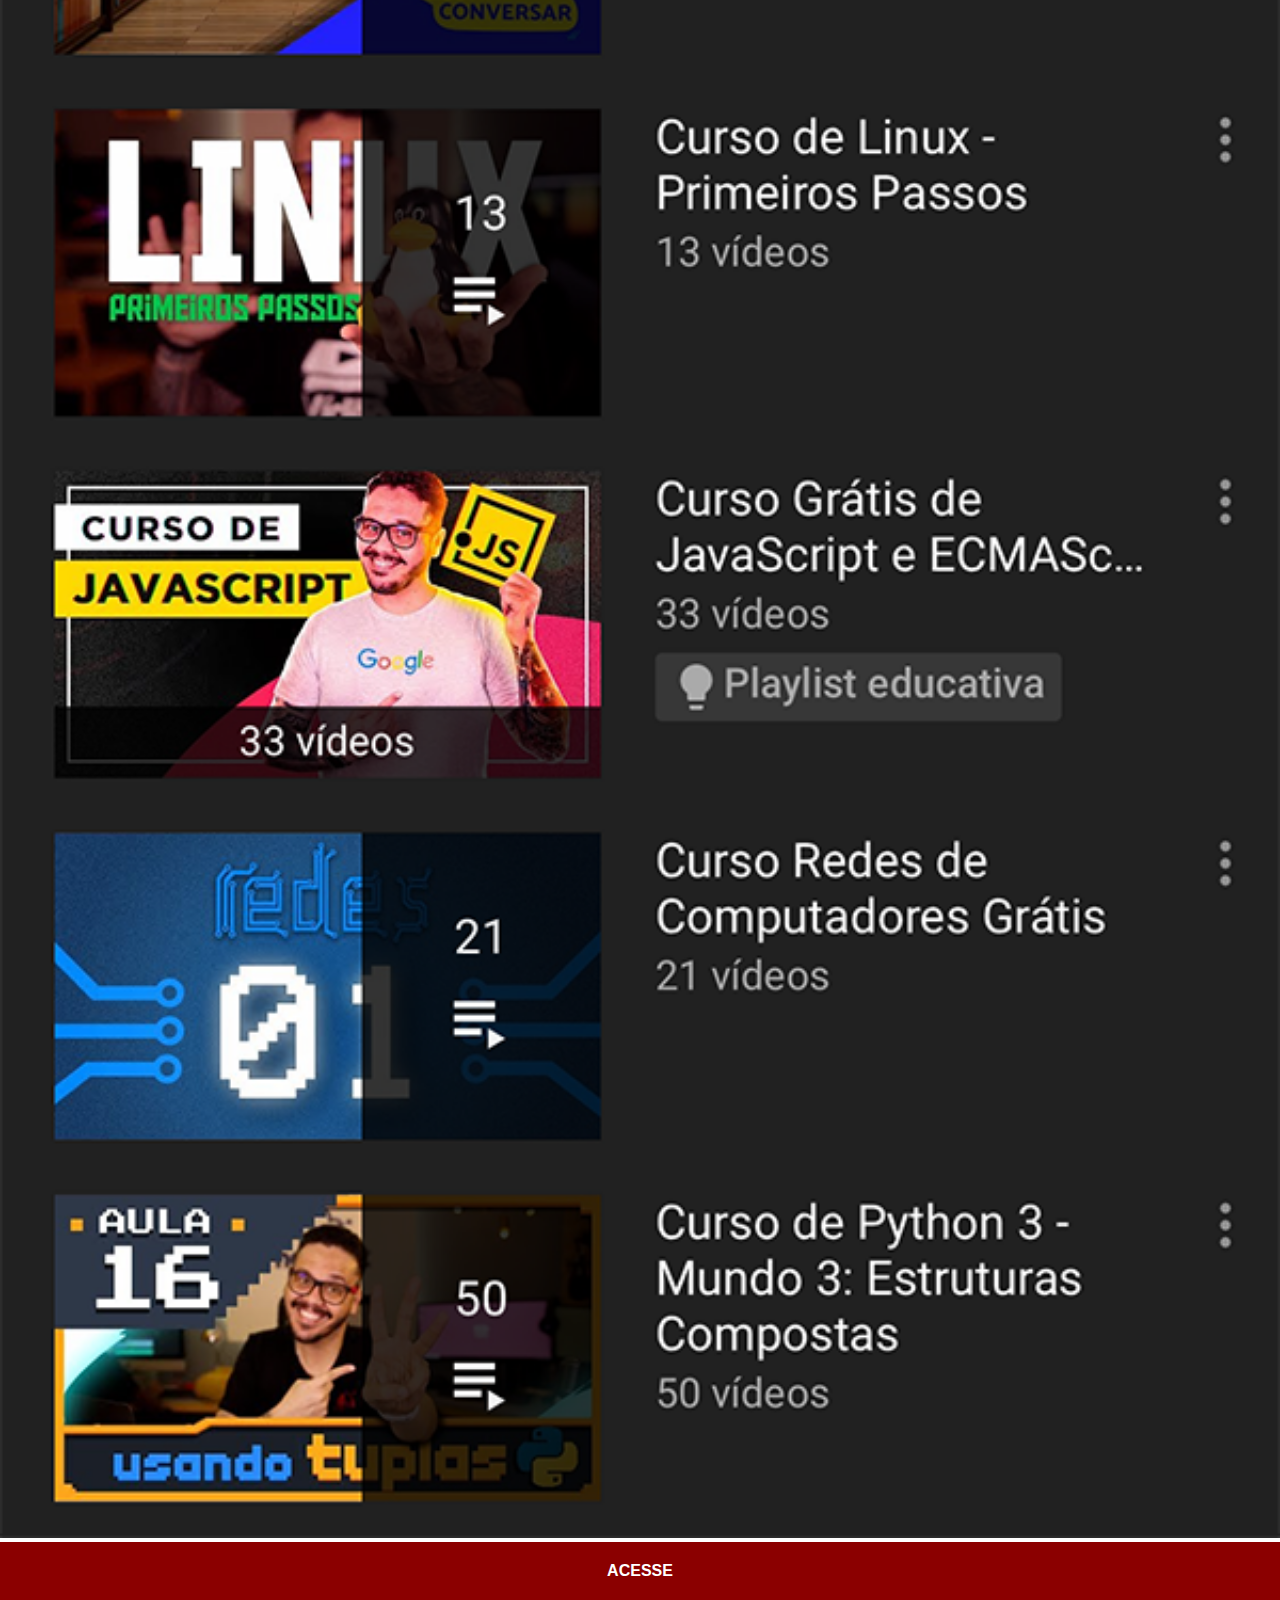
<file: youtube.html>
<!DOCTYPE html>
<html lang="pt-br">
<head>
    <meta charset="UTF-8">
    <meta name="viewport" content="width=device-width, initial-scale=1.0">
    <link rel="stylesheet" href="estilos/social.css">
    <title>youtube</title>
</head>
<body>
    <img src="imagens/tela-youtube.png" alt="youtube">
    <a href="https://www.youtube.com/@CursoemVideo/playlists" target="_blank">ACESSE</a>
</body>
</html>
</file>
<file: estilos/style.css>
@charset "UTF-8";

* {
    margin: 0px;
    padding: 0px;
    font-family: Arial, Helvetica, sans-serif;
}

html, body {
    height: 100vh;
    width: 100vw;
    background-color: black;
}

body {
    background: url(../imagens/fundo-madeira.jpg) no-repeat top center;
    background-size: cover;
    background-attachment: fixed;
}

main {
    position: relative;
    height: 100vh;
}

section#telefone {
    position: absolute;
    top: 50%;
    left: 50%;
    transform: translate(-50%, -50%);

    height: 627px;
    width: 311px;
    background: url('../imagens/frame-iphone.png') no-repeat;
}

iframe#tela {
    position: relative;
    top: 80px;
    left: 22px;
    width: 267px;
    height: 471px;
}
section#redes-sociais {
    text-align: right;
}
section#redes-sociais img {
    width: 50px;
    margin: 10px;
    border-radius: 50%;
    box-shadow: 2px 2px 5px rgba(0, 0, 0, 0.397);
    box-sizing: border-box;
}

section#redes-sociais img:hover {
    border: 2px solid rgba(255, 255, 255, 0.603);
    transform: translate(-3px, -3px);
    box-shadow: 5px 5px 10px rgba(0, 0, 0, 0.603);
    transition: transform .3s, border .6s;
}
</file>
<file: estilos/social.css>
@charset "UTF-8";

* {
    margin: 0px;
    padding: 0px;
    font-family: Arial, Helvetica, sans-serif;
}

::-webkit-scrollbar {
    width: 0px;
    height: 0px;
}
img {
    width: 100vw;

}

a {
    display: block;
    background-color: darkred;
    color: white;
    padding: 20px;
    text-align: center;
    font-weight: bolder;
    text-decoration: none;
}

a:hover {
    background-color: red;
}
</file>
